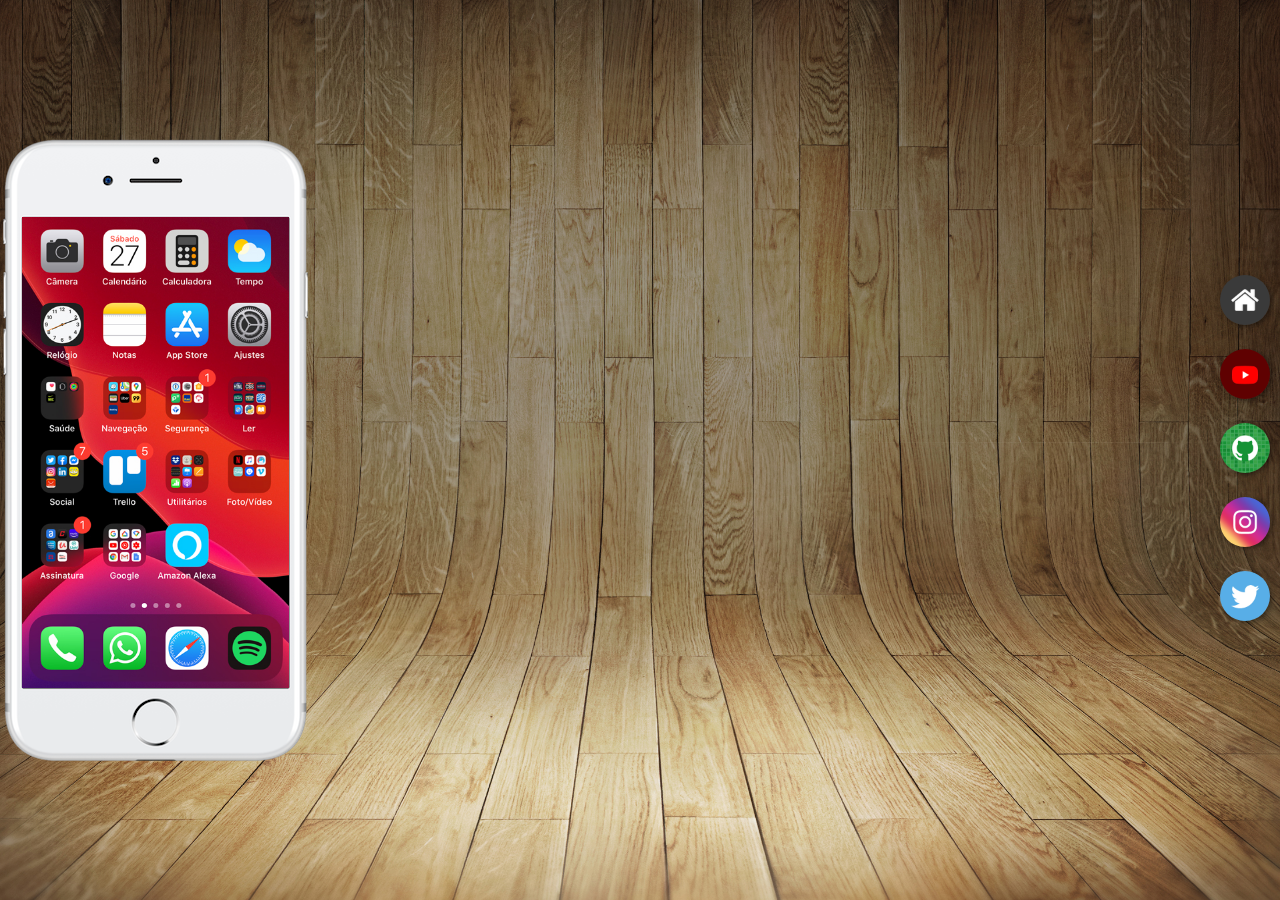
<file: index.html>
<!DOCTYPE html>
<html lang="pt-br">
    <head>
        <meta charset="UTF-8">
        <meta name="viewport" content="width=device-width, initial-scale=1.0">
        <link rel="shortcut icon" href="favicon.ico" type="image/x-icon">
        <link rel="stylesheet" href="estilos/style.css">
        <title>Projeto Redes Sociais</title>
    </head>
    <body>
        <main>
            <section id="telefone">
                <iframe src="home.html" name="tela" id="tela" frameborder="0">
                    Seu navegador não é compatível com isso.
                </iframe>
            </section>
            <section id="redes-sociais">
                <a href="home.html" target="tela"><img src="imagens/logo-home.jpg" alt="Home"></a><br>
                <a href="youtube.html" target="tela"><img src="imagens/logo-youtube.jpg" alt="YouTube"></a><br>
                <a href="github.html" target="tela"><img src="imagens/logo-github.jpg" alt="GitHub"></a><br>
                <a href="instagram.html" target="tela"><img src="imagens/logo-instagram.jpg" alt="Instagram"></a><br>
                <a href="twitter.html" target="tela"><img src="imagens/logo-twitter.jpg" alt="Twitter"></a><br>
            </section>
        </main>
    </body>
</html>
</file>
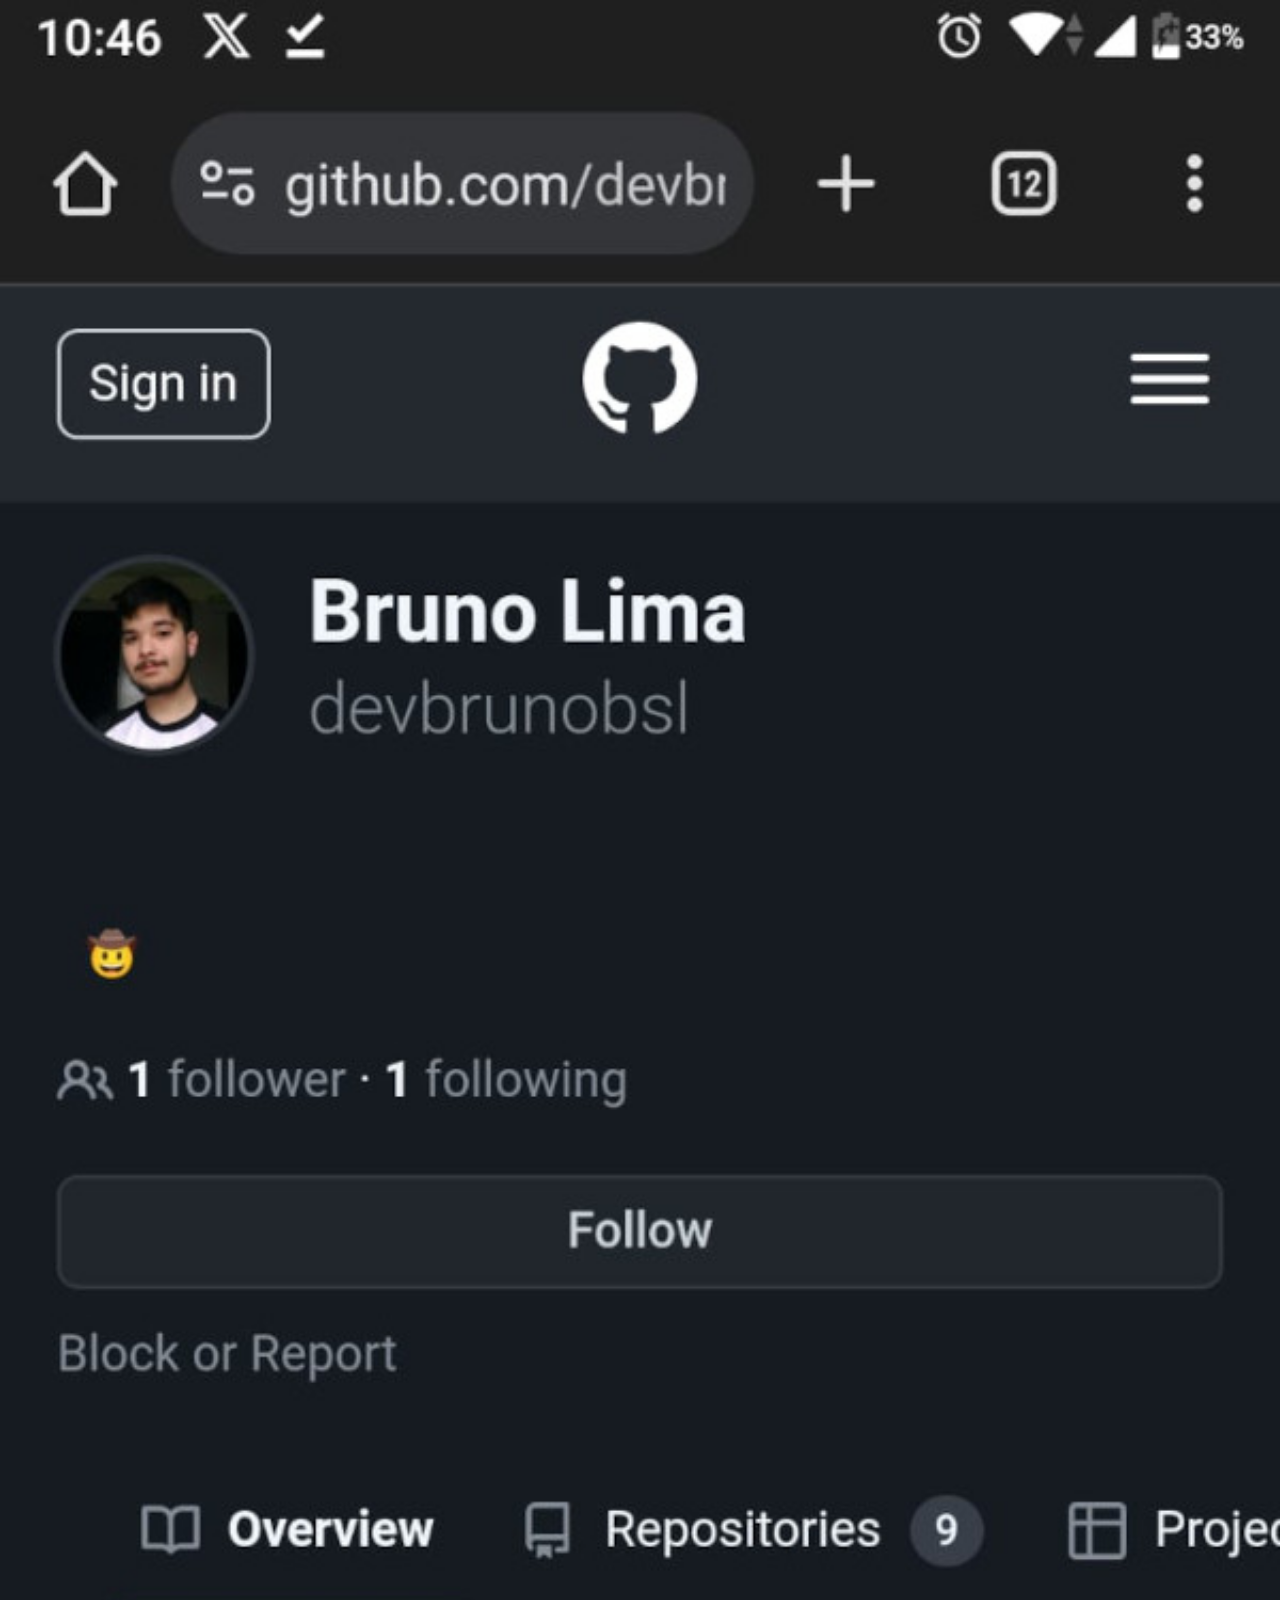
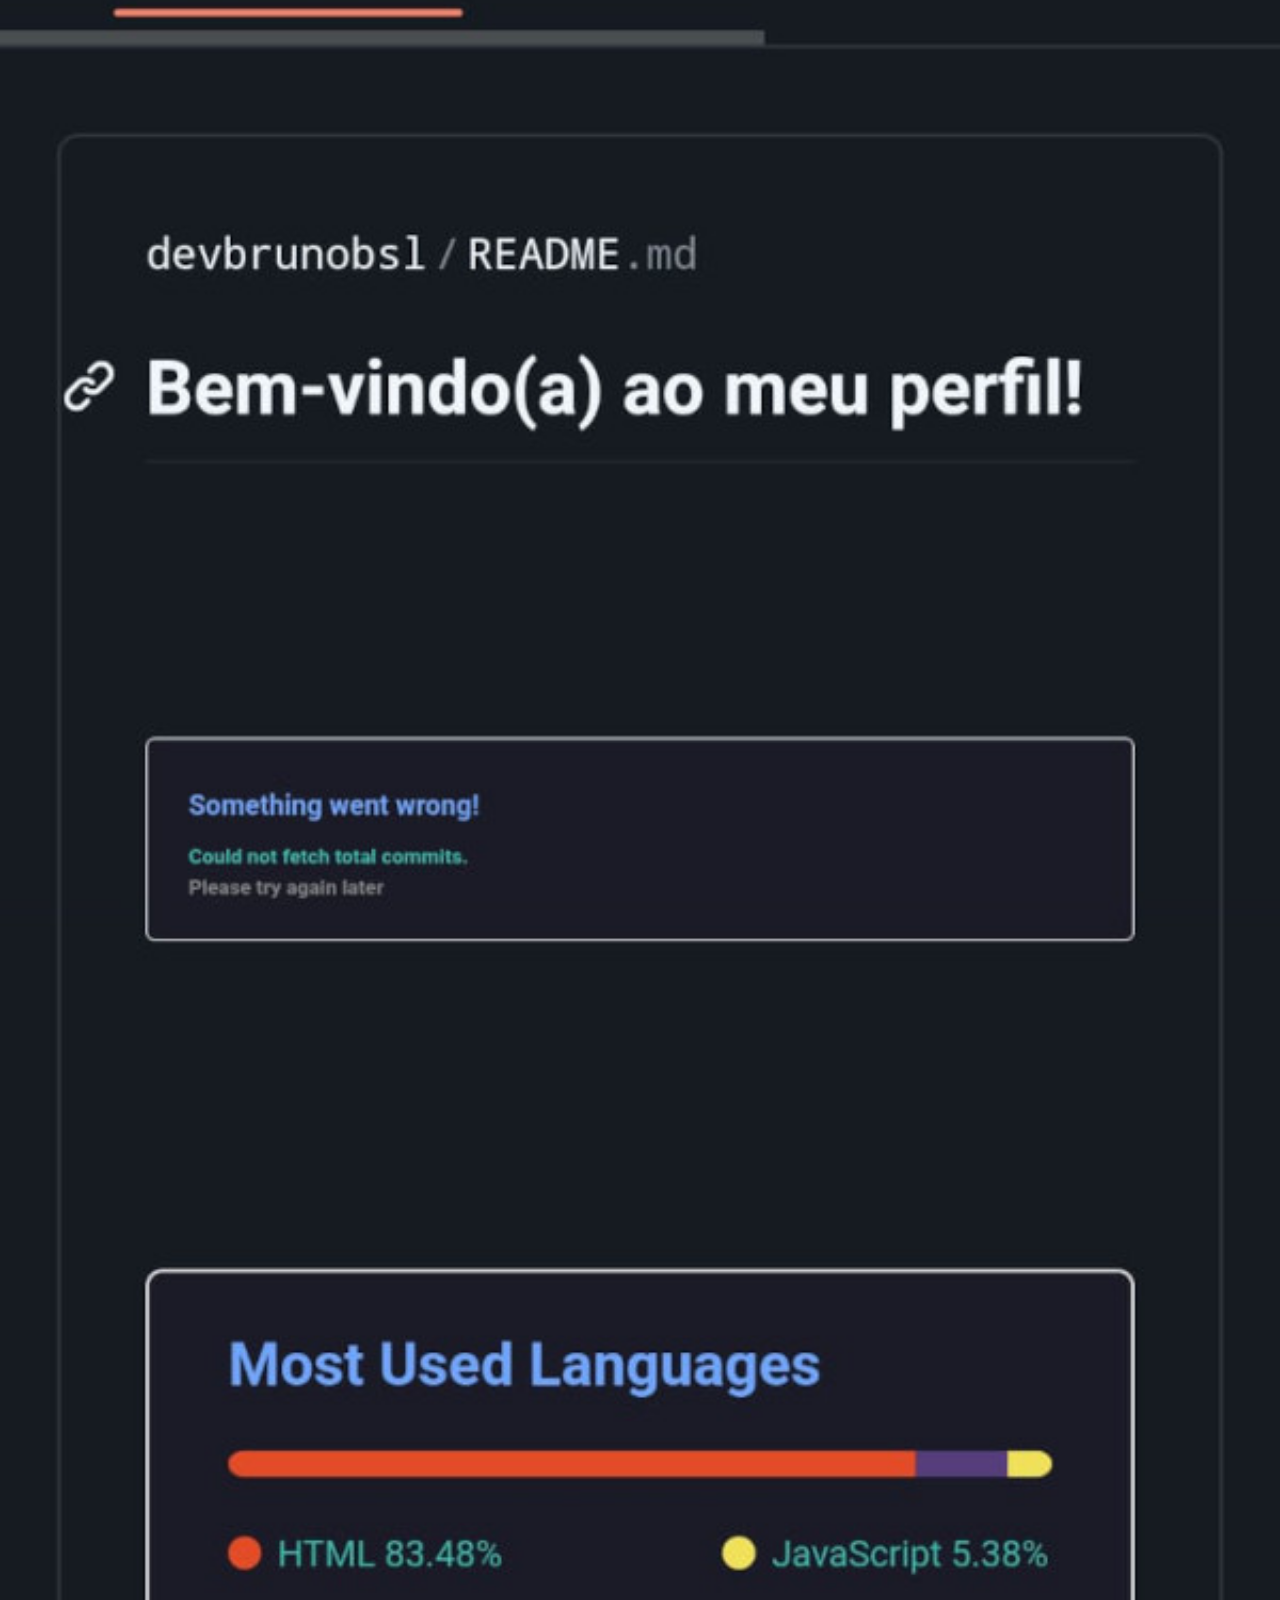
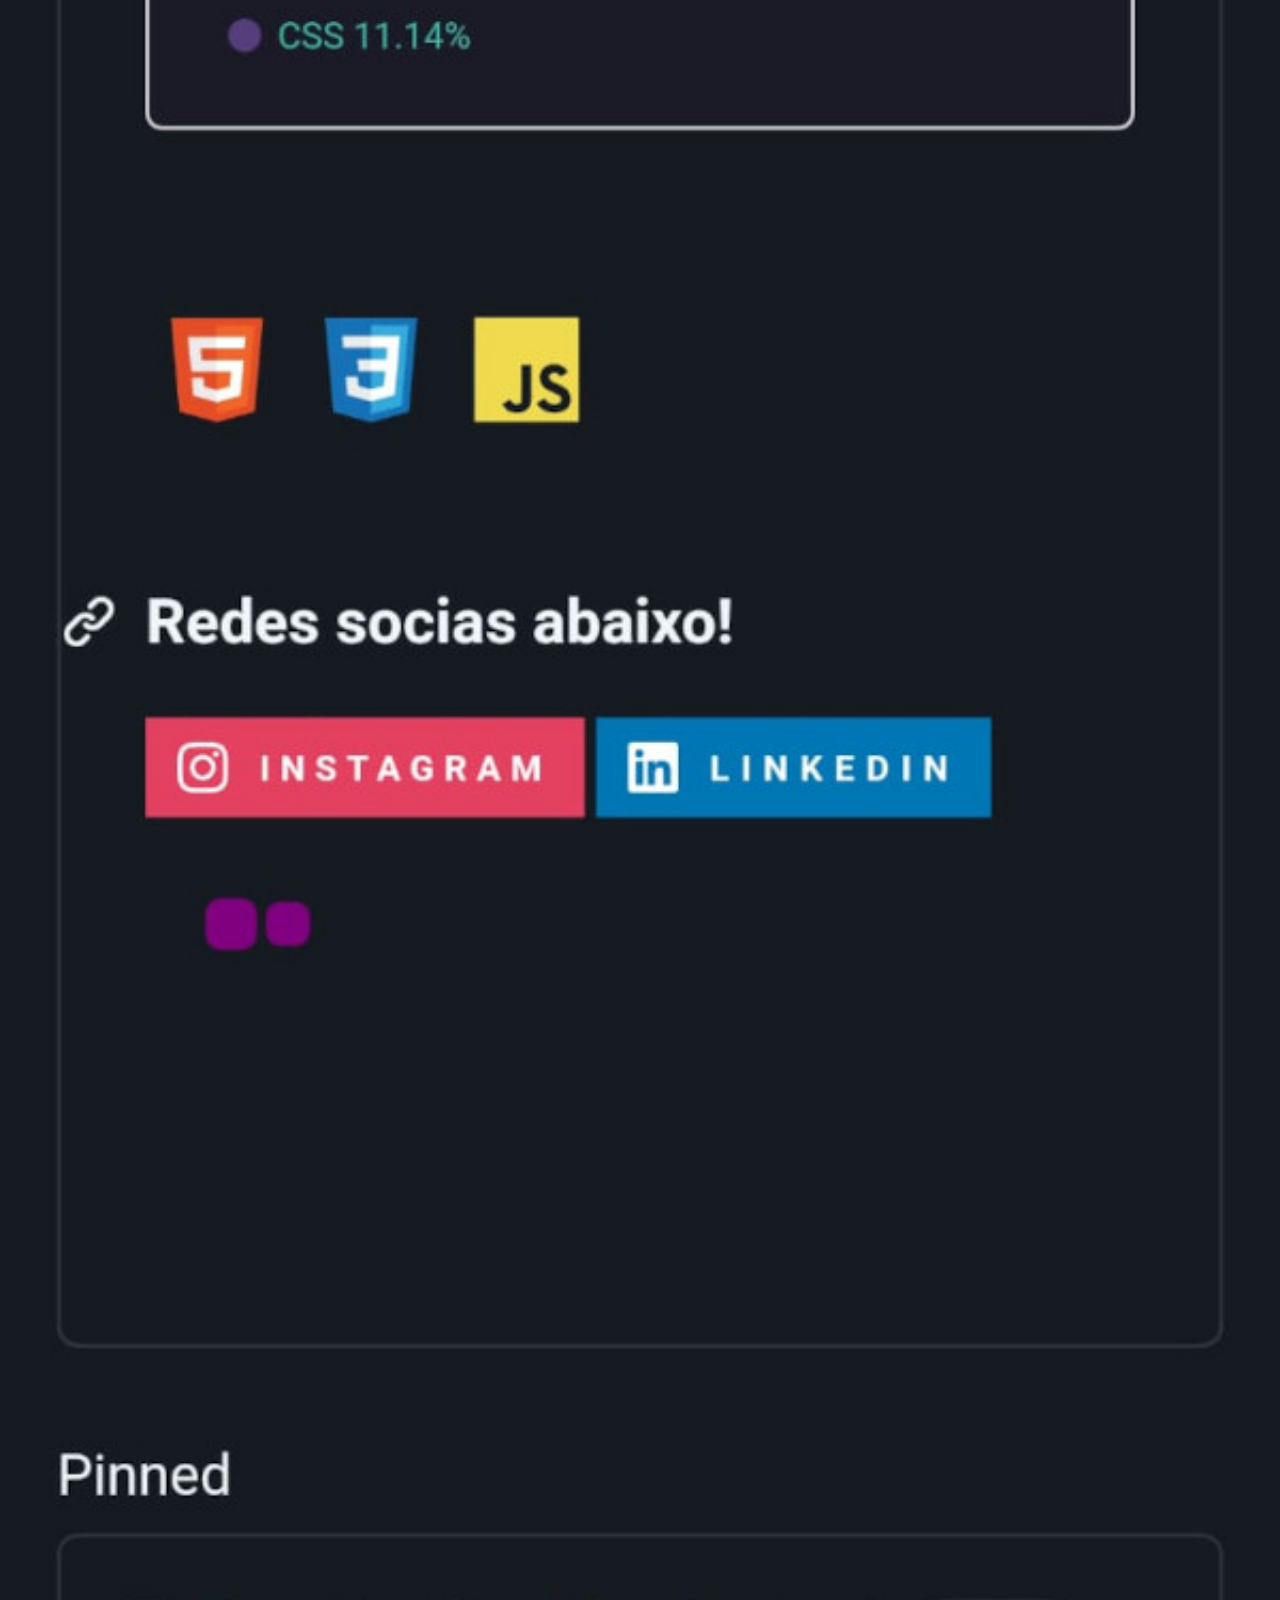
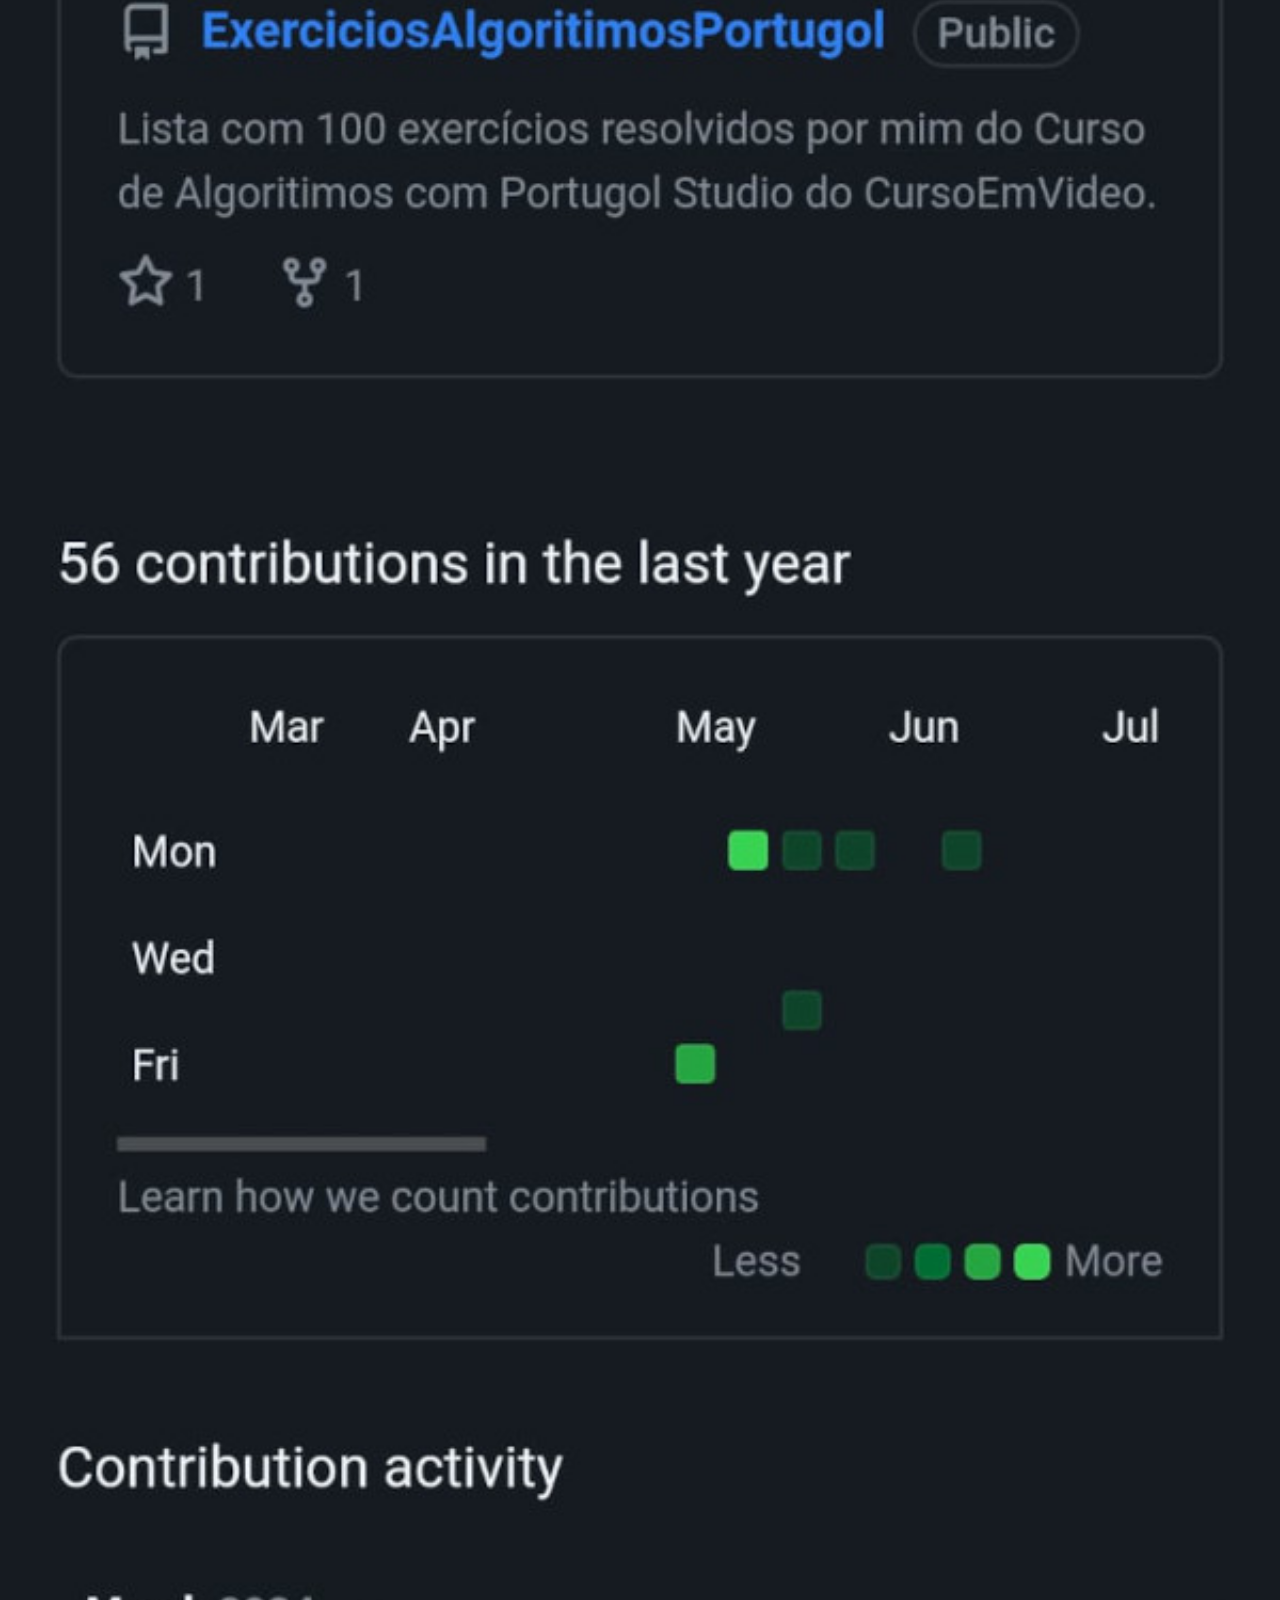
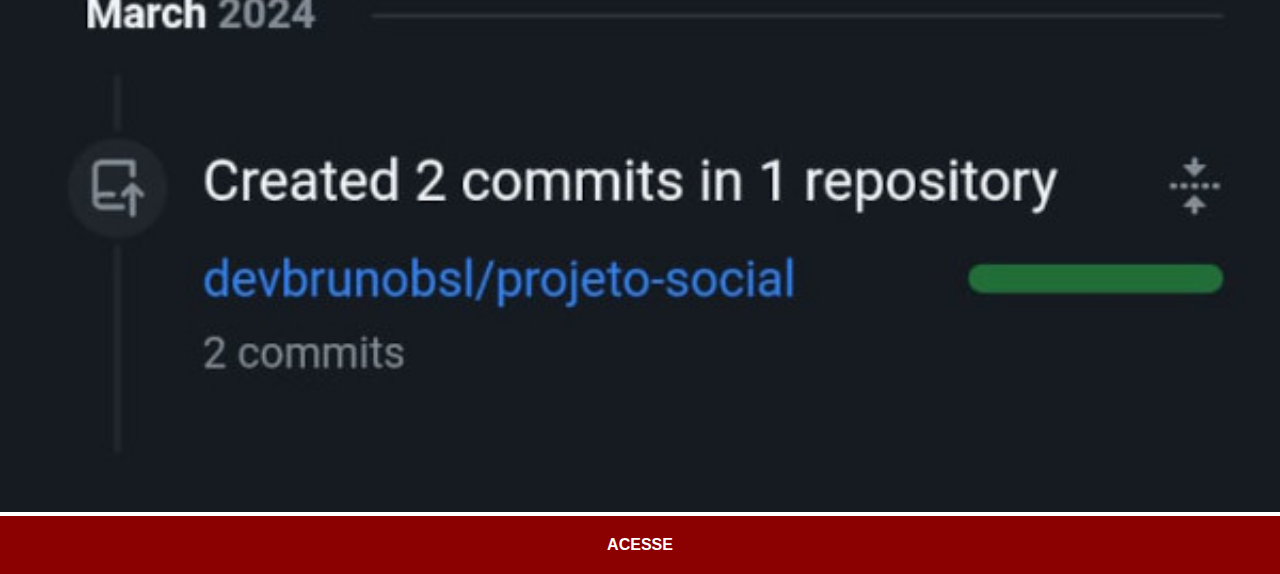
<file: github.html>
<!DOCTYPE html>
<html lang="pt-br">
    <head>
        <meta charset="UTF-8">
        <meta name="viewport" content="width=device-width, initial-scale=1.0">
        <link rel="stylesheet" href="estilos/social.css">
        <title>GitHub</title>
    </head>
    <body>
        <img src="imagens/tela-github.jpg" alt="GitHub">
        <a href="https://github.com/devbrunobsl" target="_blank" rel="noopener" title="github">ACESSE</a>
    </body>
</html>
</file>
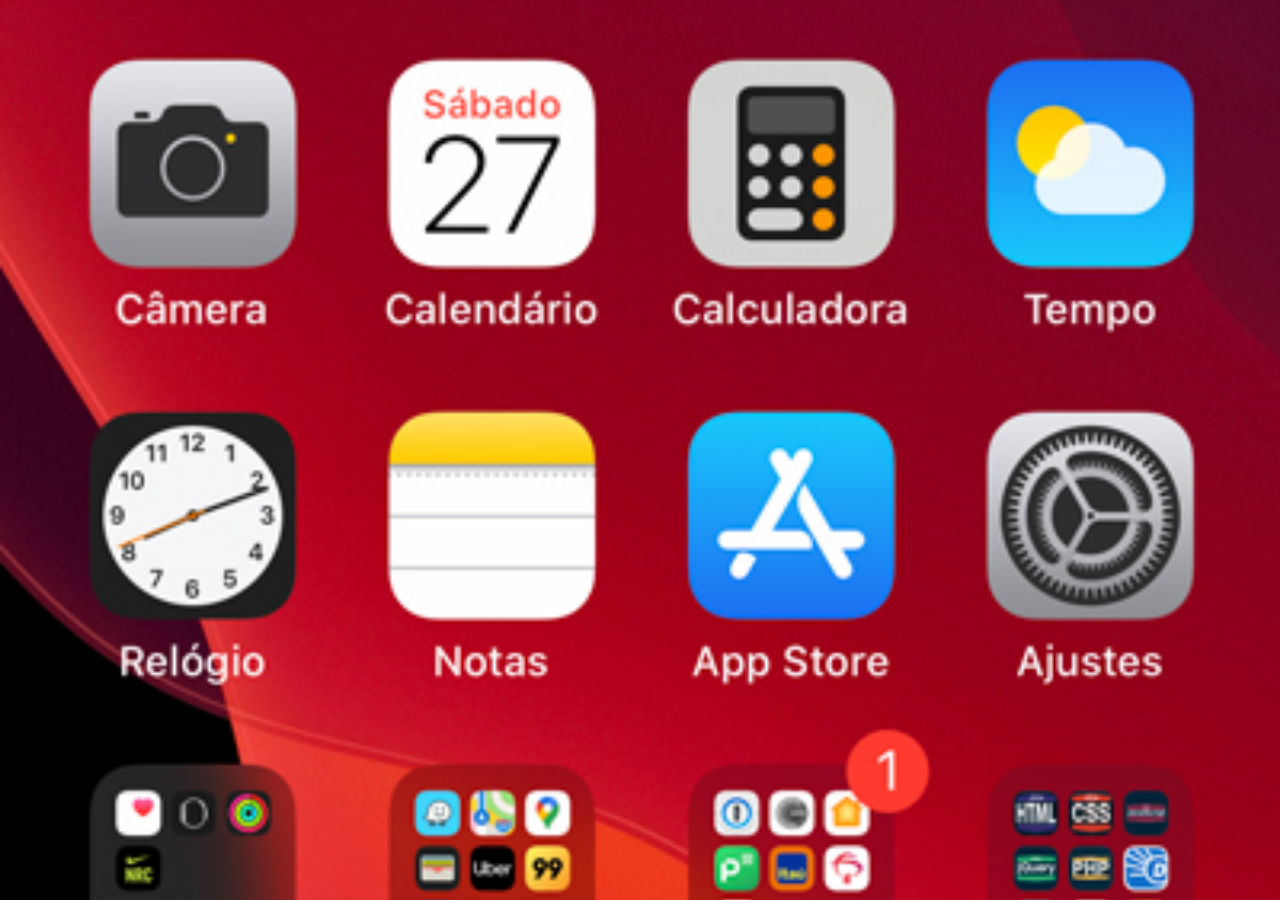
<file: home.html>
<!DOCTYPE html>
<html lang="pt-br">
    <head>
        <meta charset="UTF-8">
        <meta name="viewport" content="width=device-width, initial-scale=1.0">
        <title>Home</title>
    </head>
    <style>
        * {
            margin: 0px;
            padding: 0px;
        }

        body {
            width: 100vw;
            height: 100vh;
            background: black url('imagens/tela-home.jpg') no-repeat top center;
            background-size: cover;
        }
    </style>
    <body>
        
    </body>
</html>
</file>
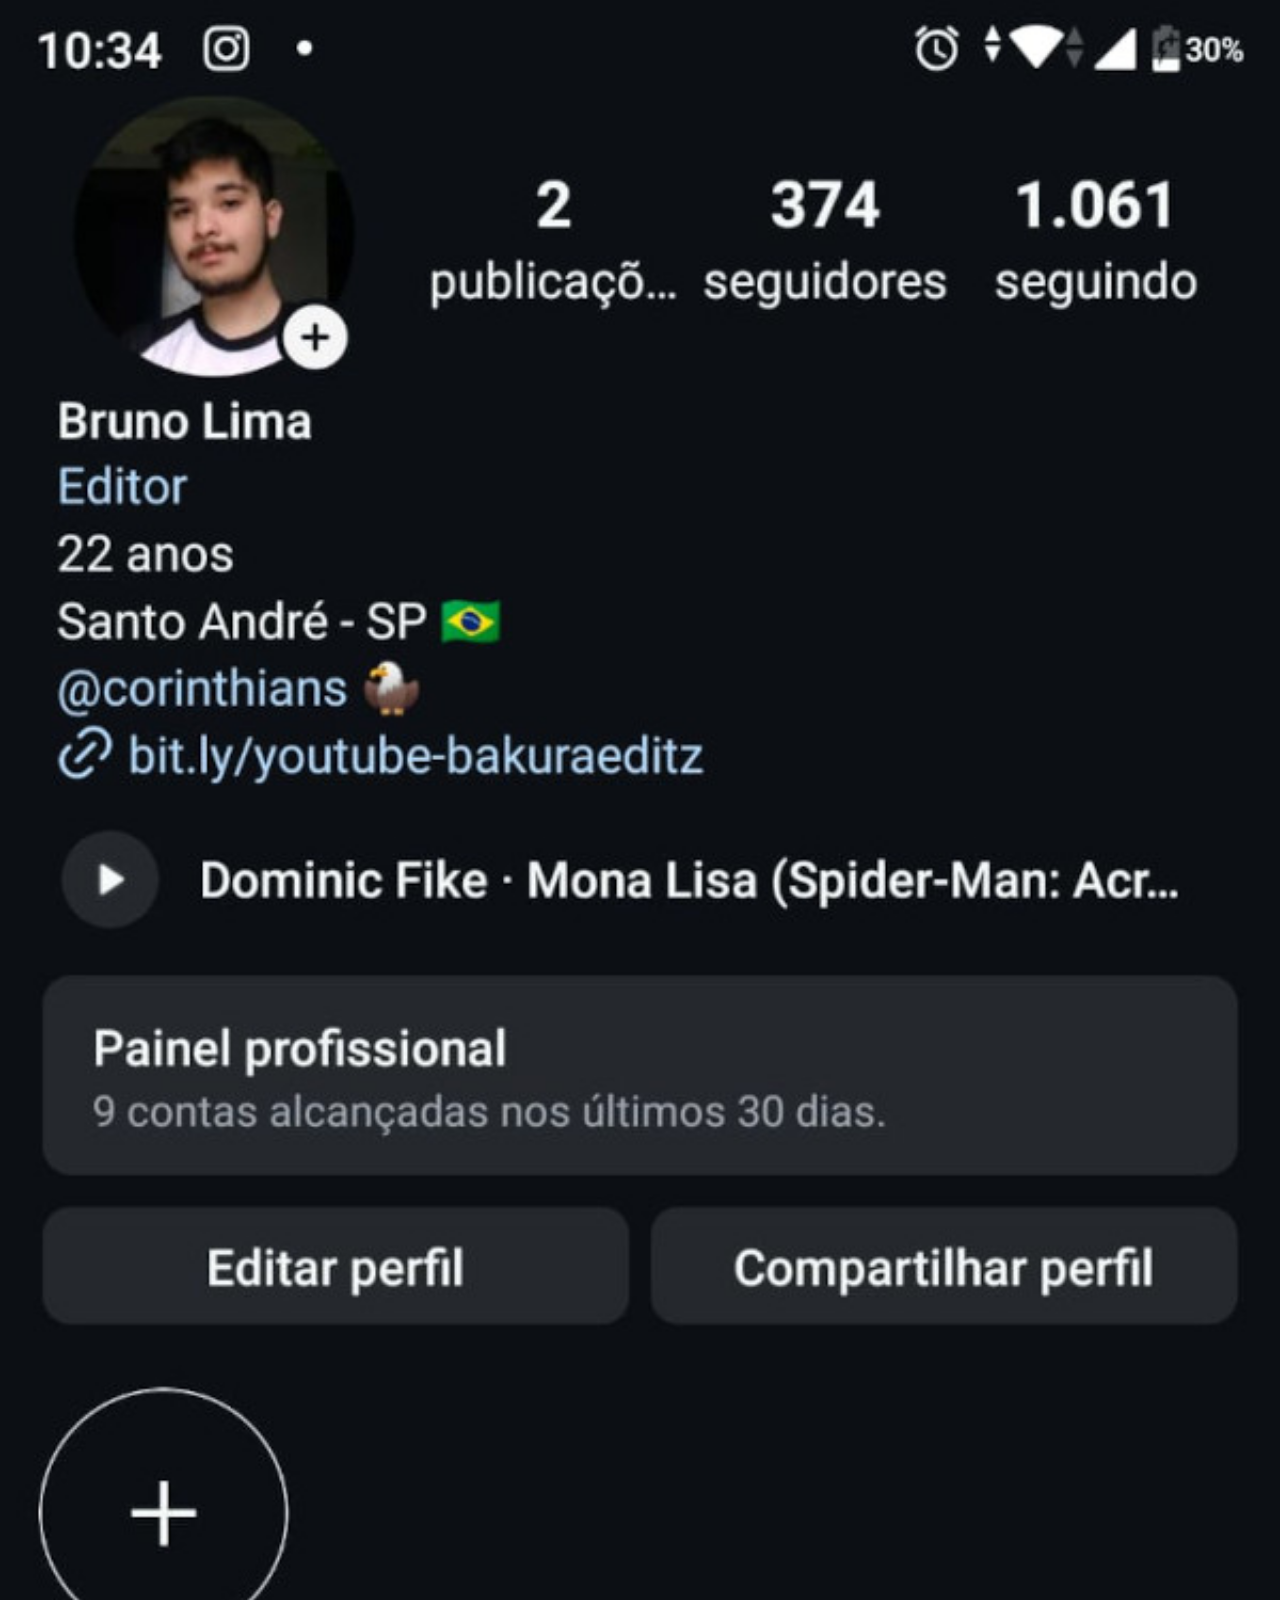
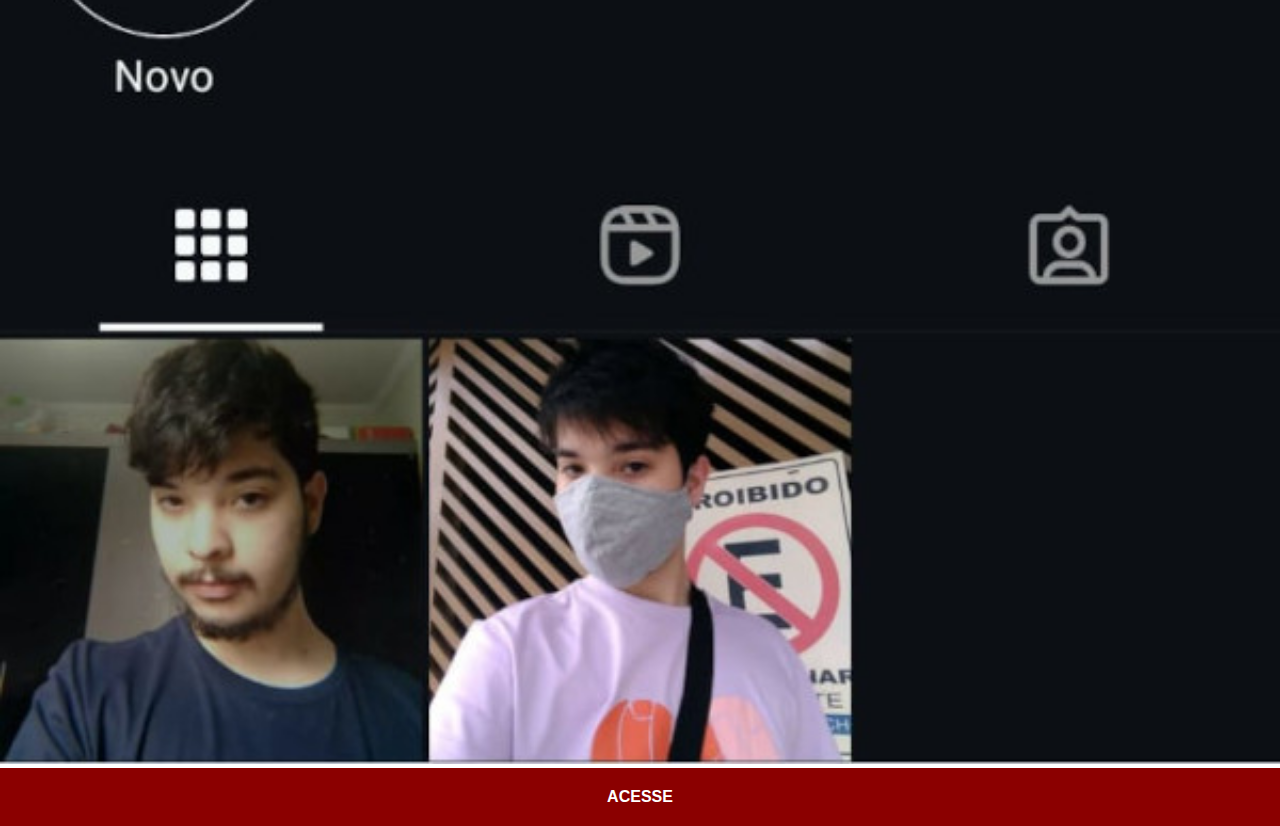
<file: instagram.html>
<!DOCTYPE html>
<html lang="pt-br">
    <head>
        <meta charset="UTF-8">
        <meta name="viewport" content="width=device-width, initial-scale=1.0">
        <link rel="stylesheet" href="estilos/social.css">
        <title>Instagram</title>
    </head>
    <body>
        <img src="imagens/tela-instagram.jpg" alt="Instagram">
        <a href="https://www.instagram.com/brunolima.jpg/" target="_blank" rel="noopener" title="instagram">ACESSE</a>
    </body>
</html>
</file>
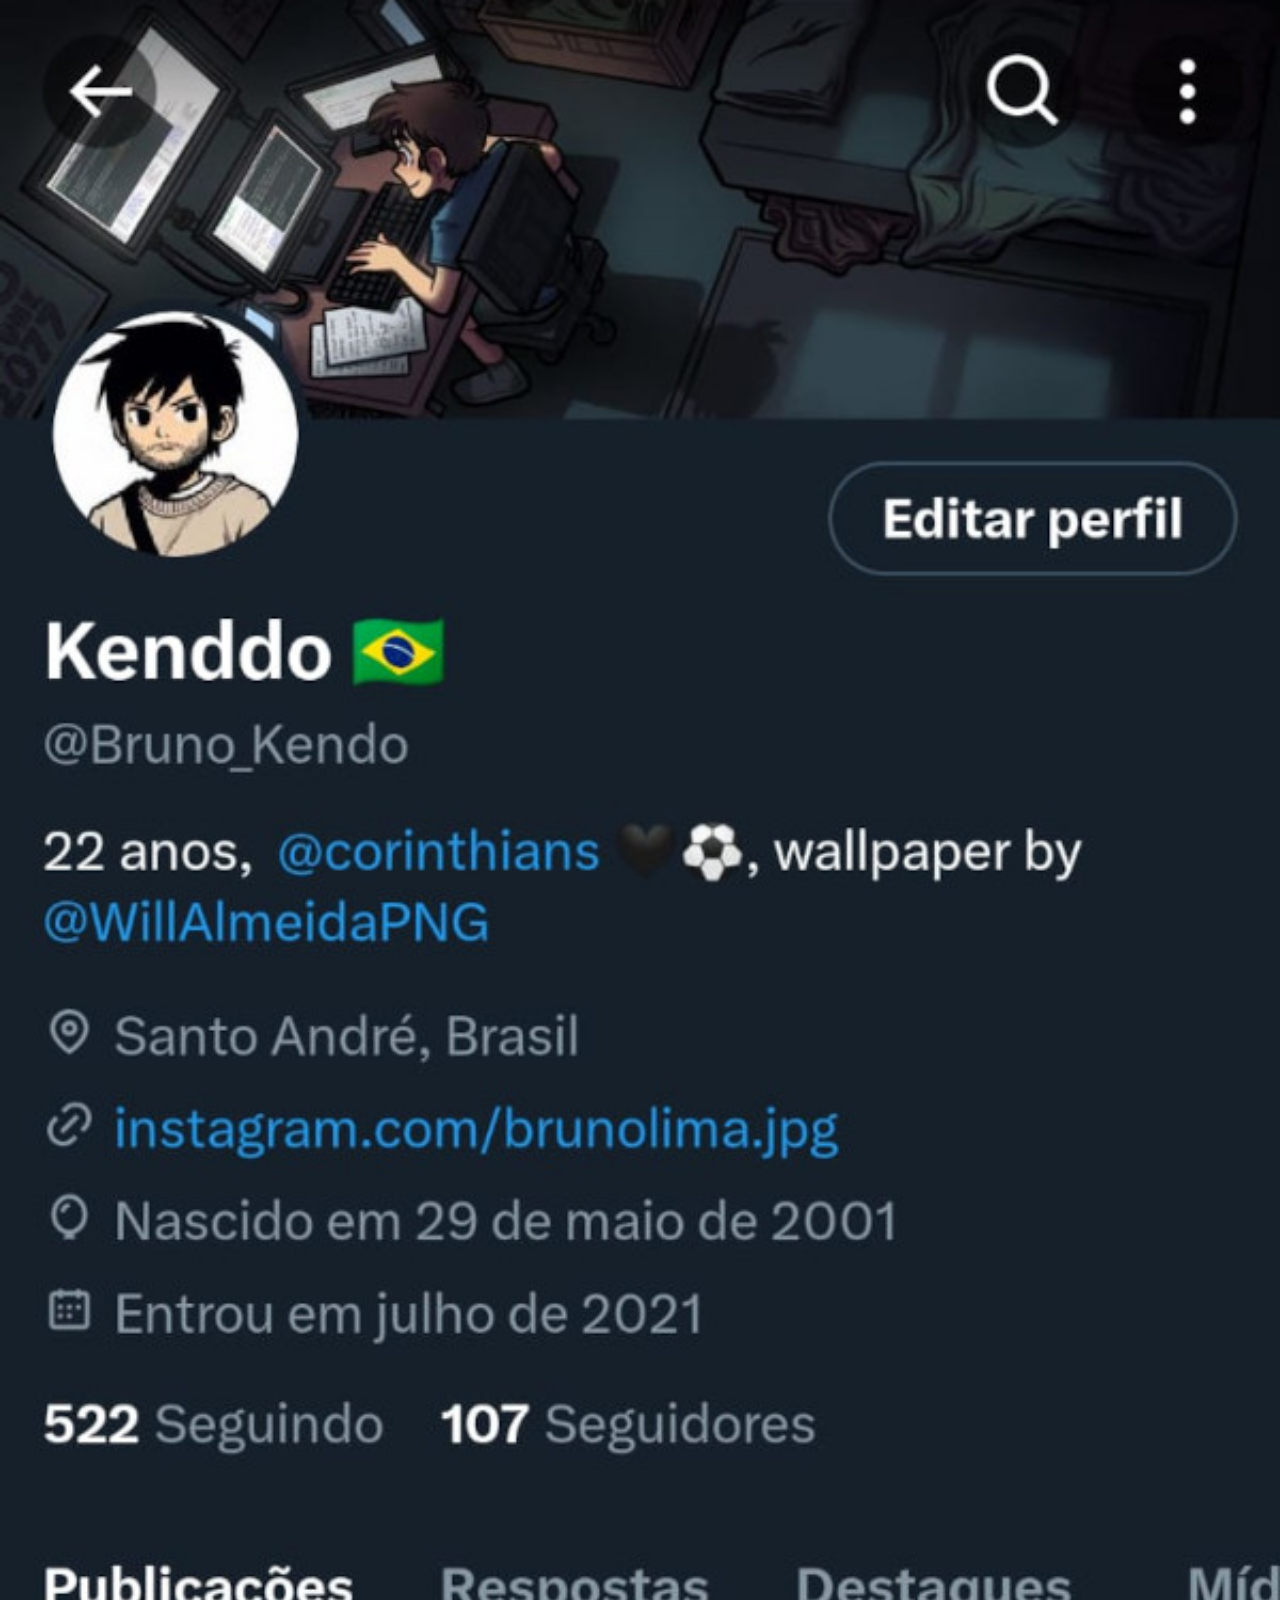
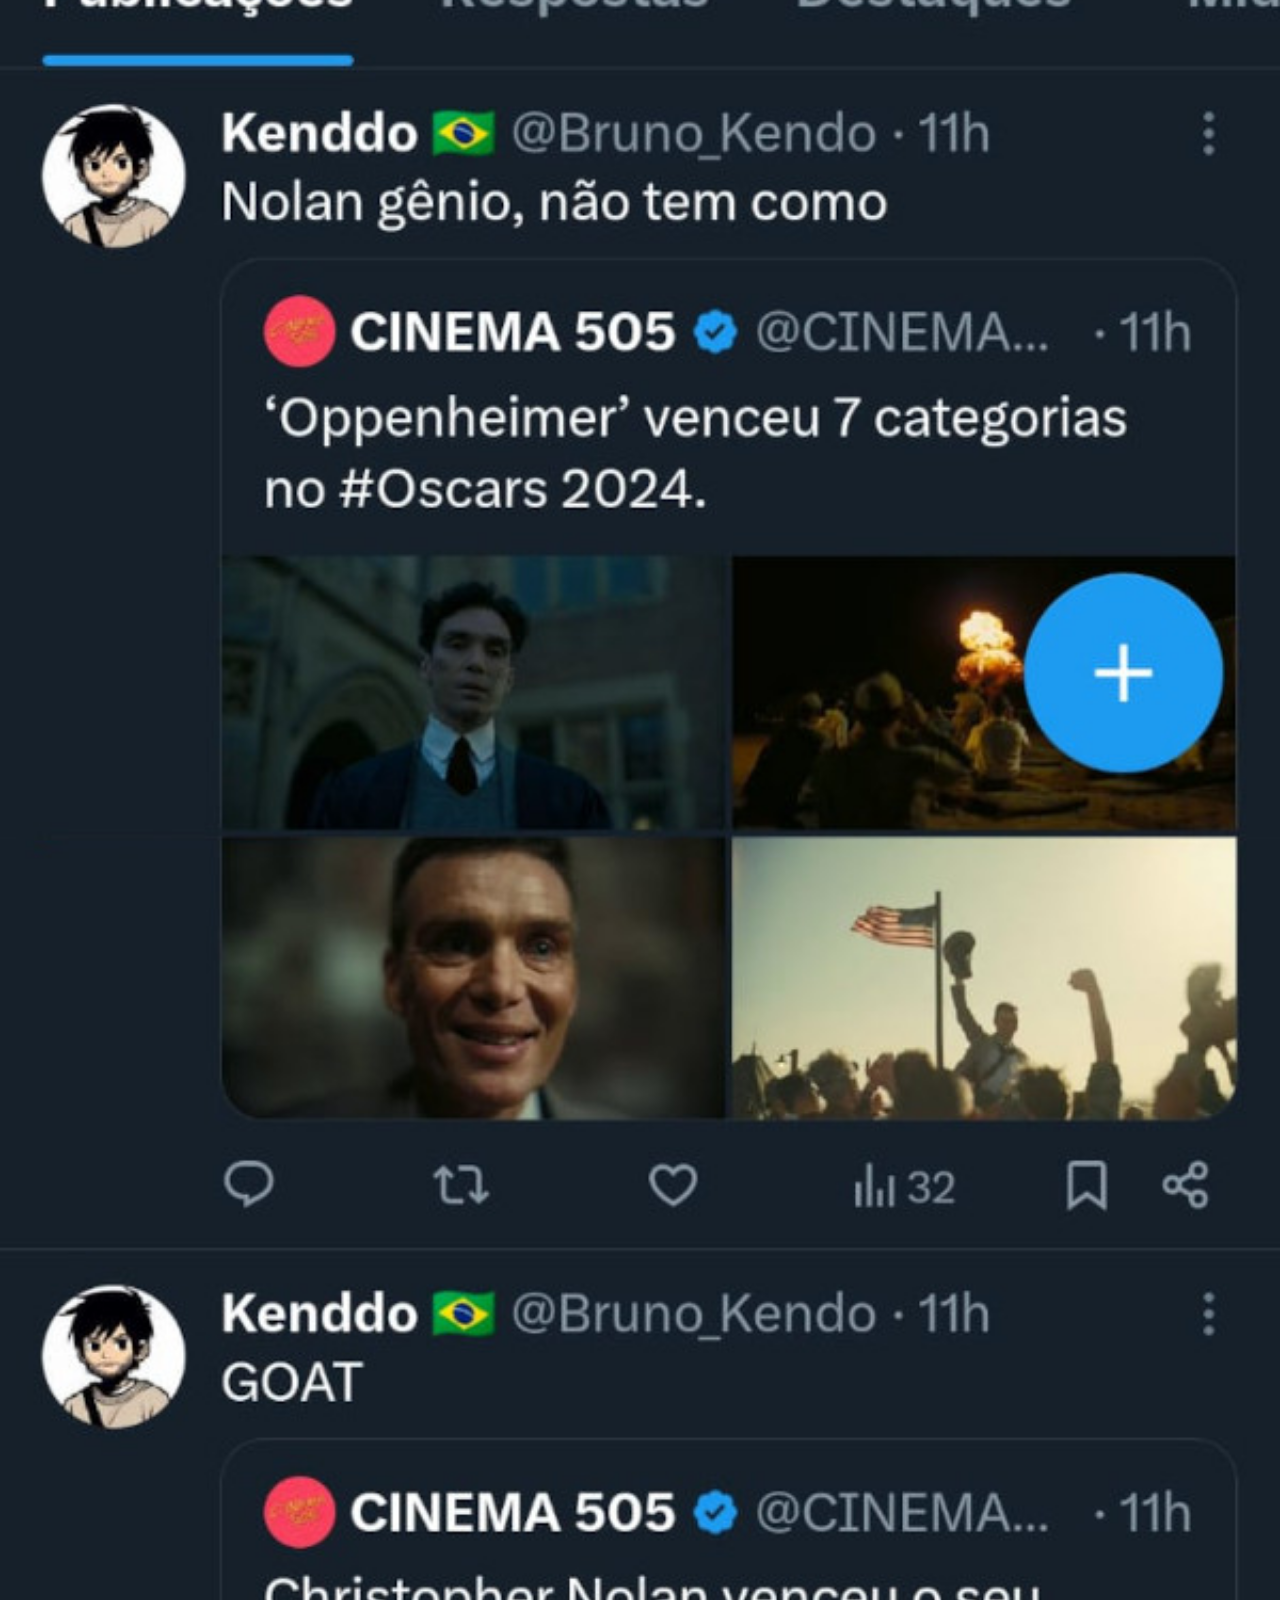
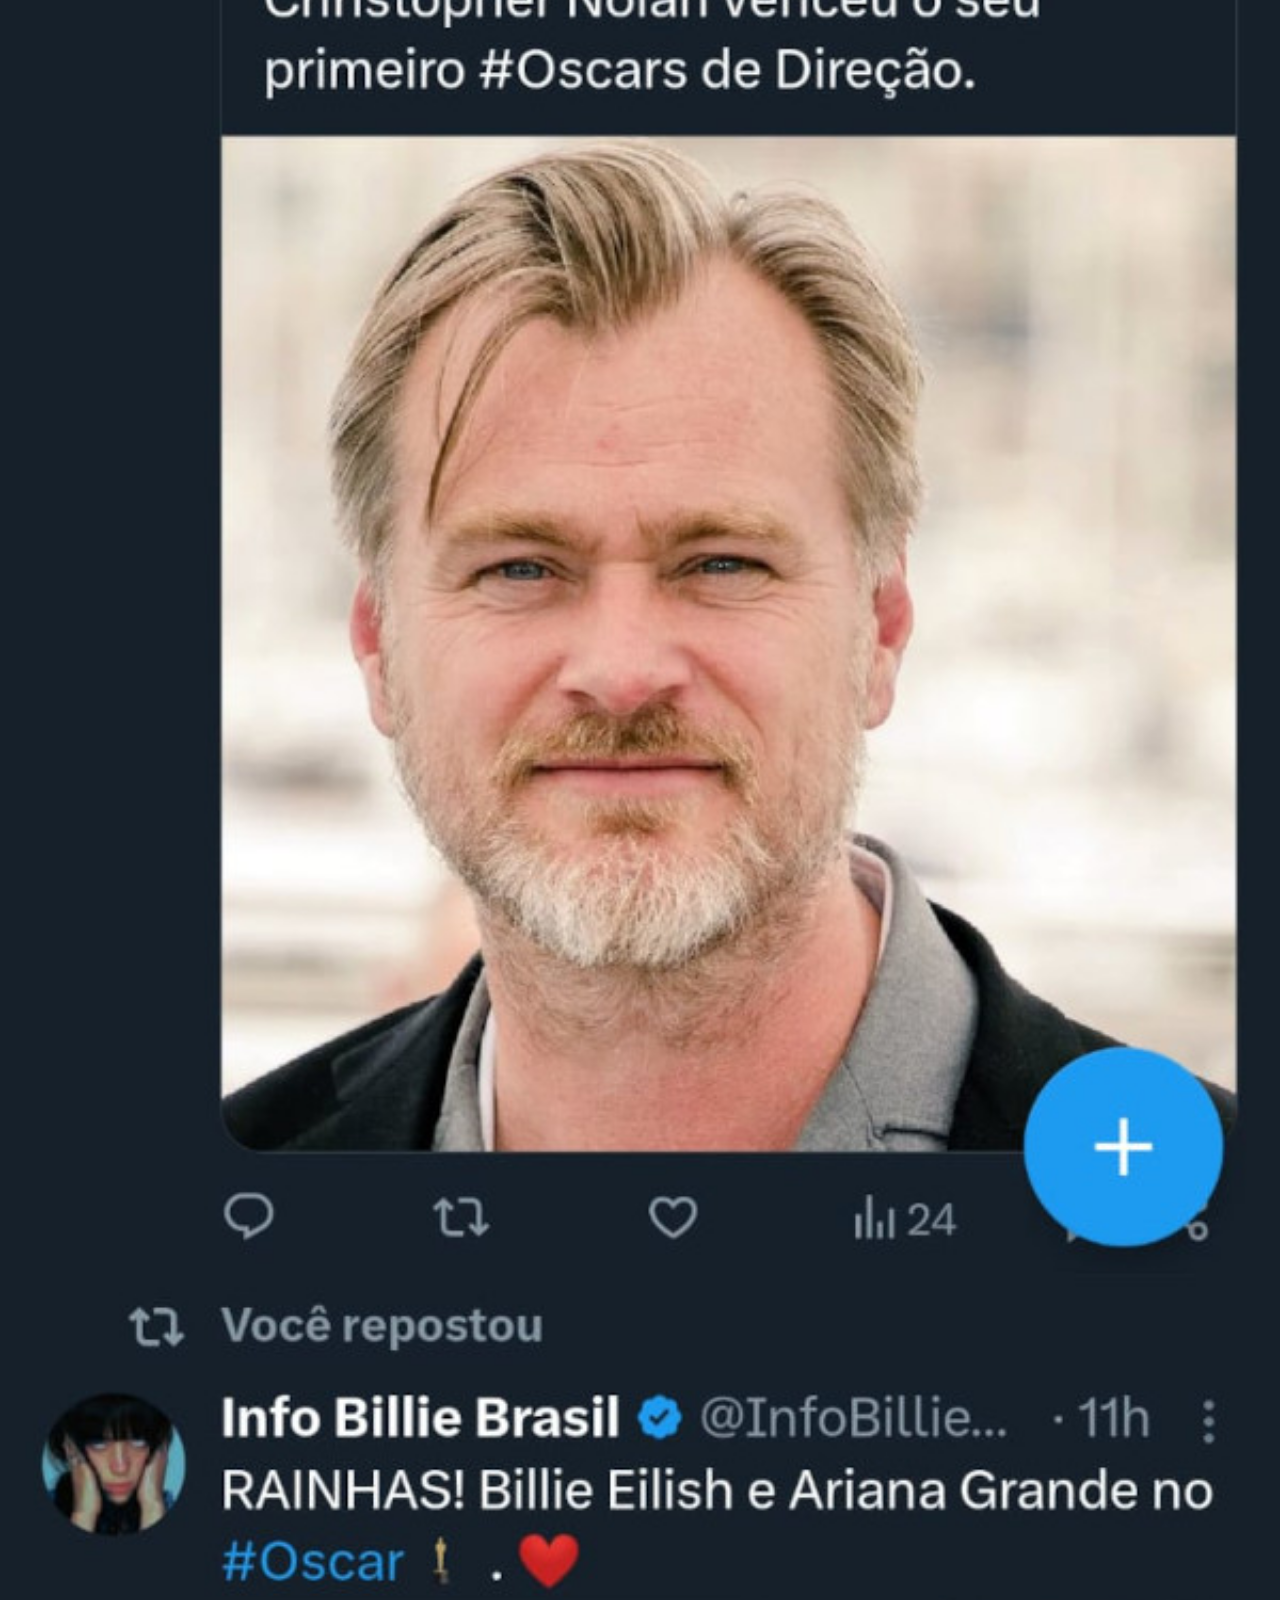
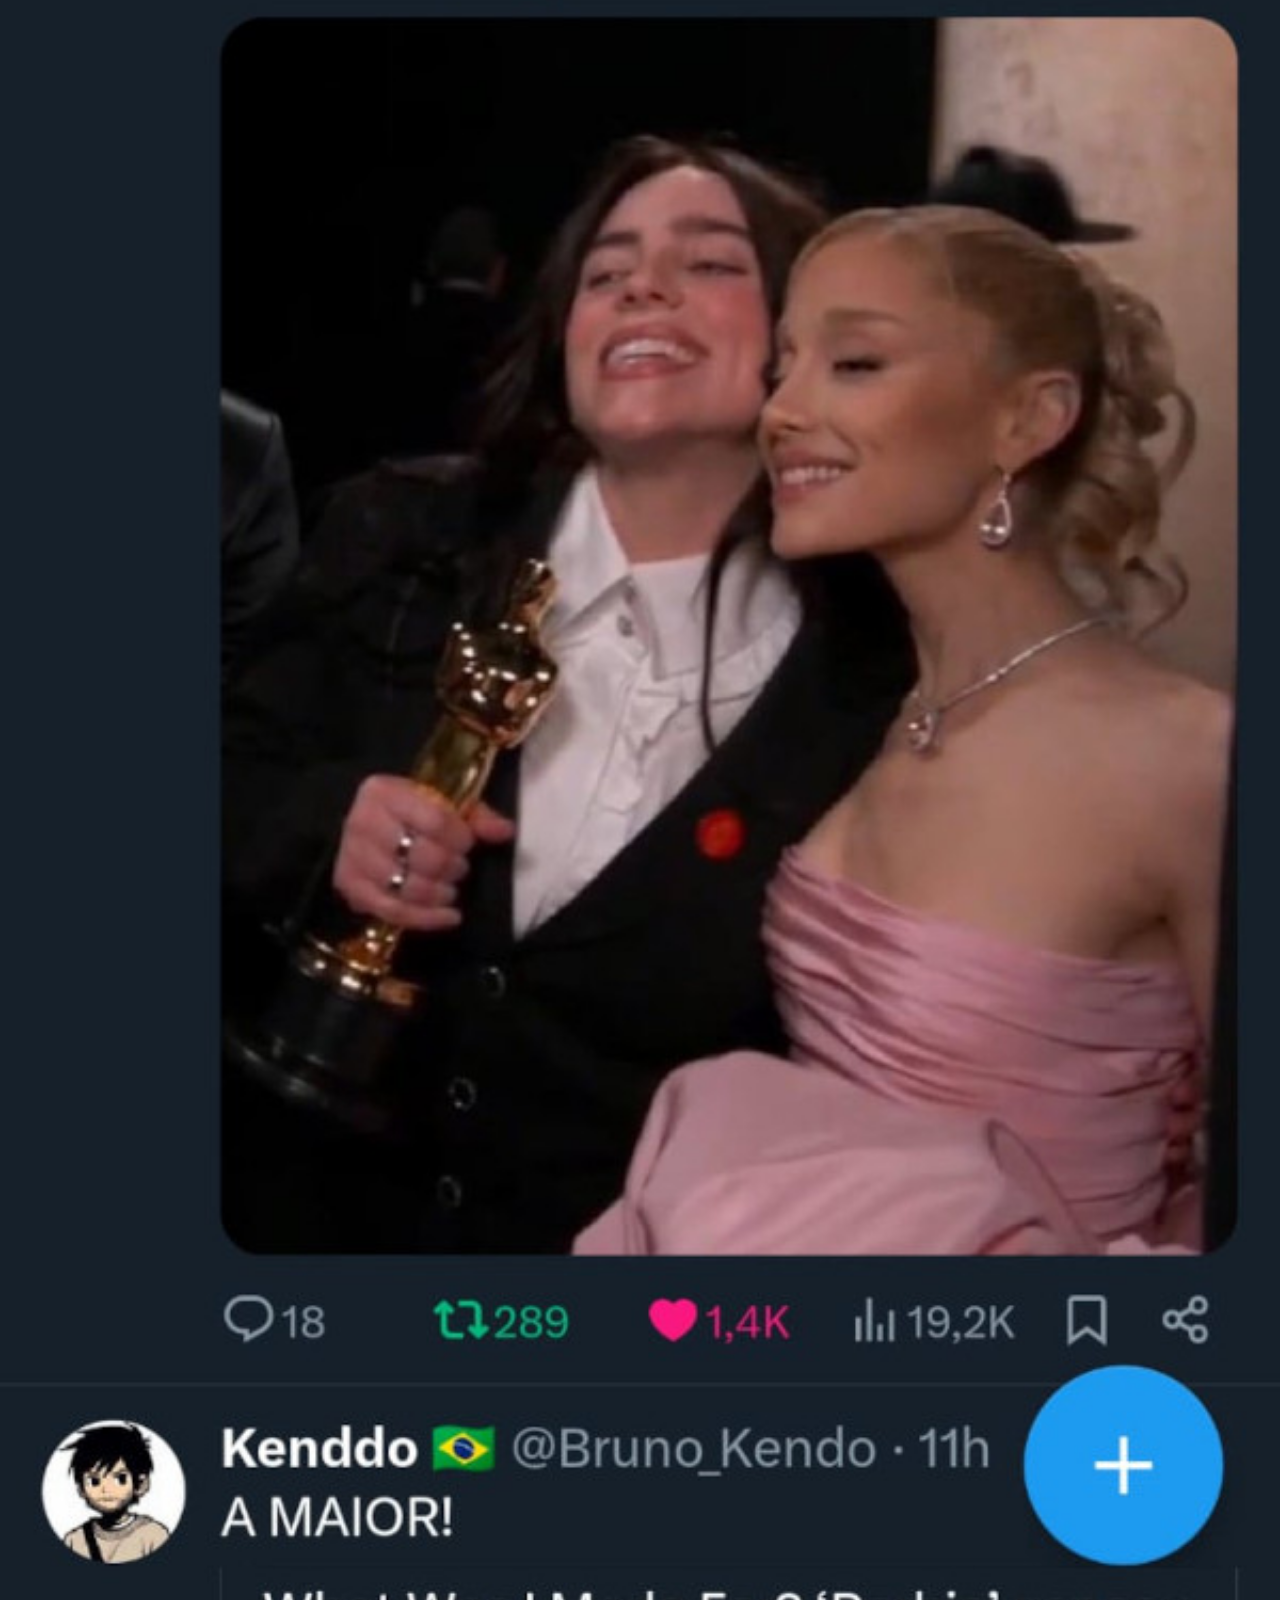
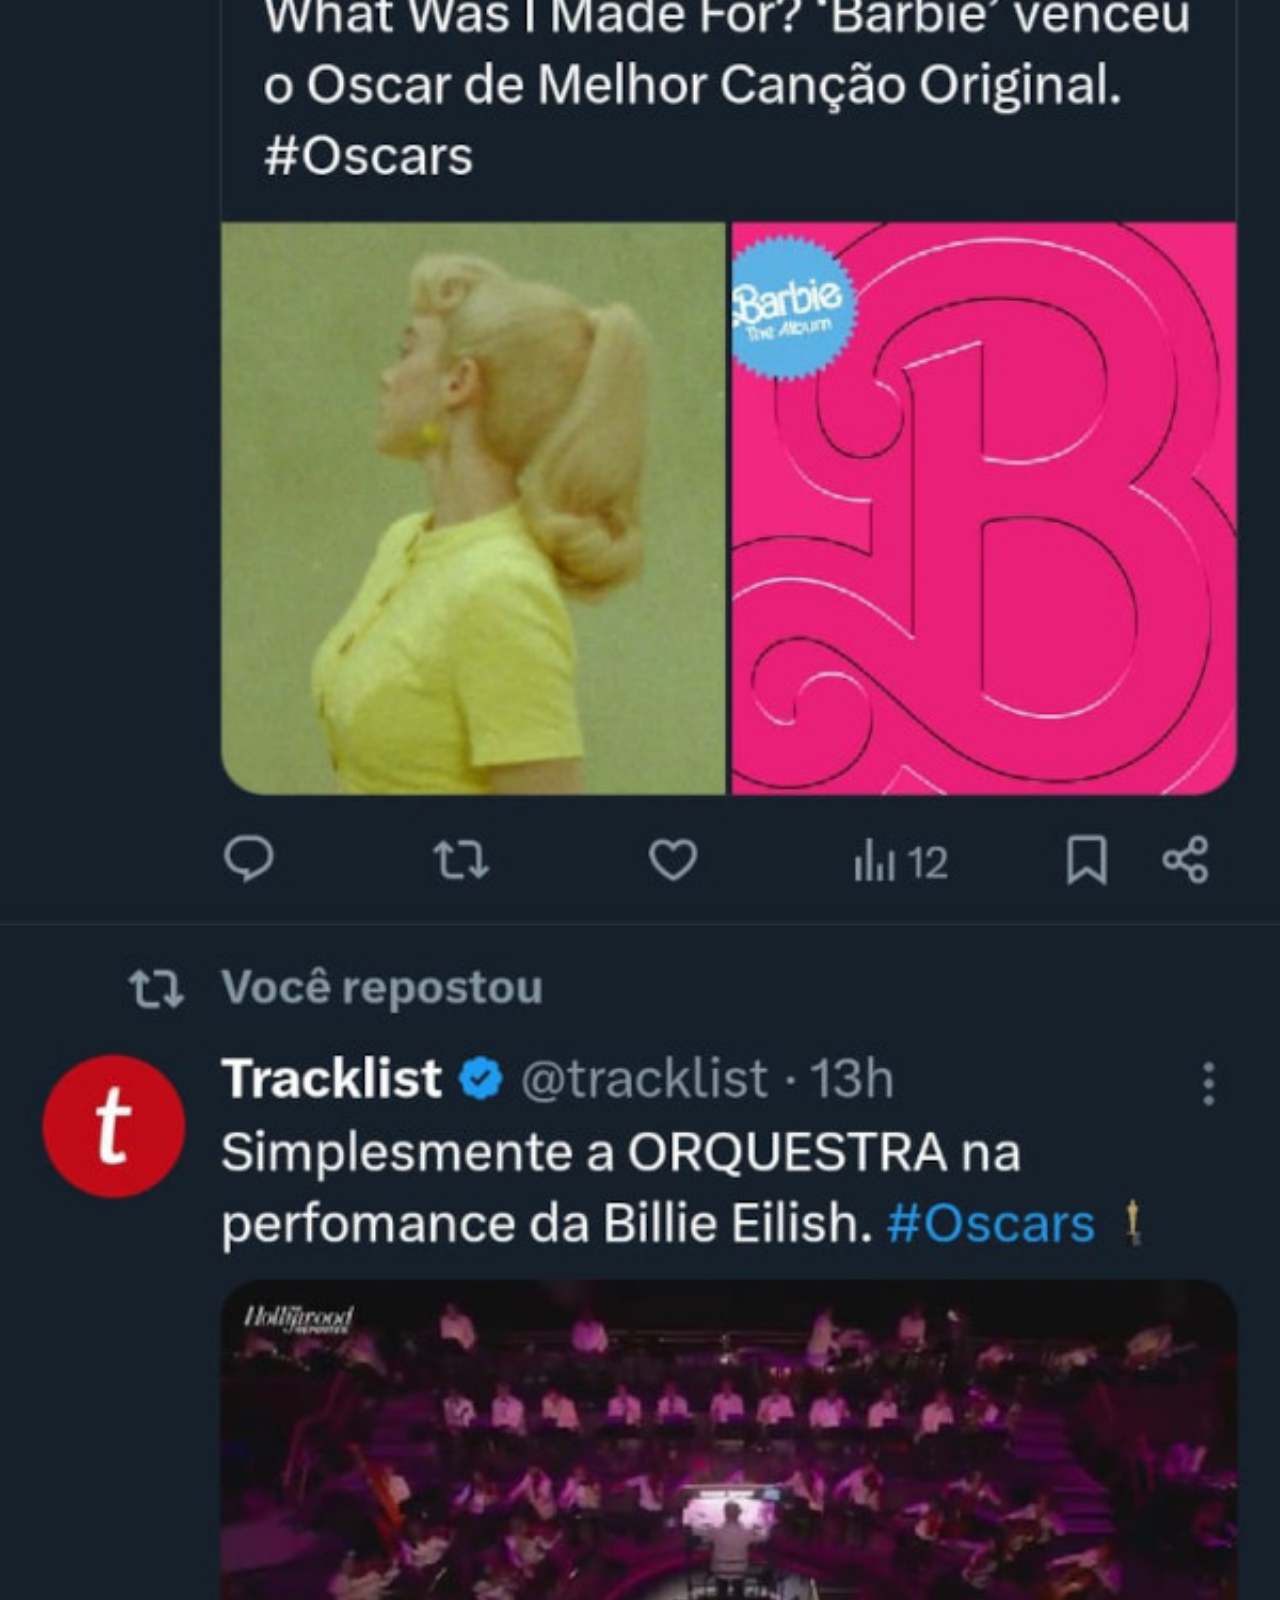
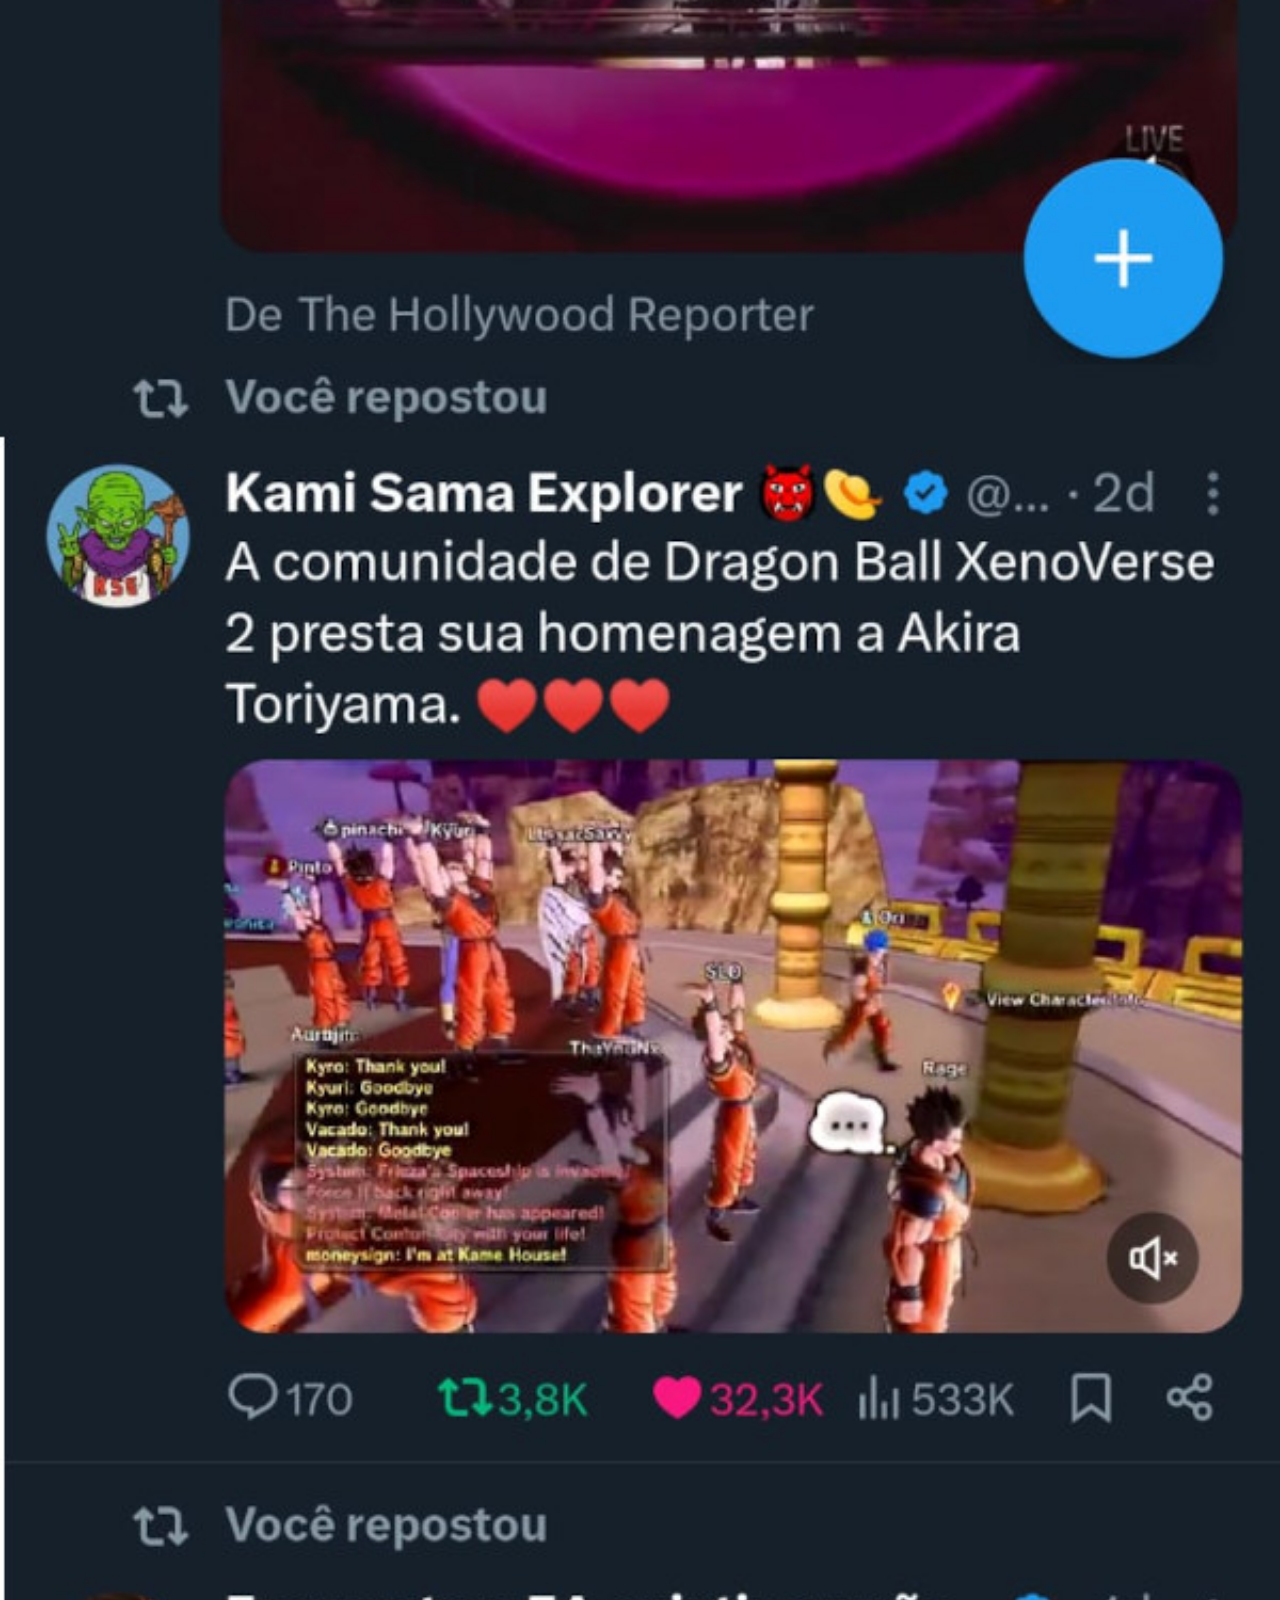
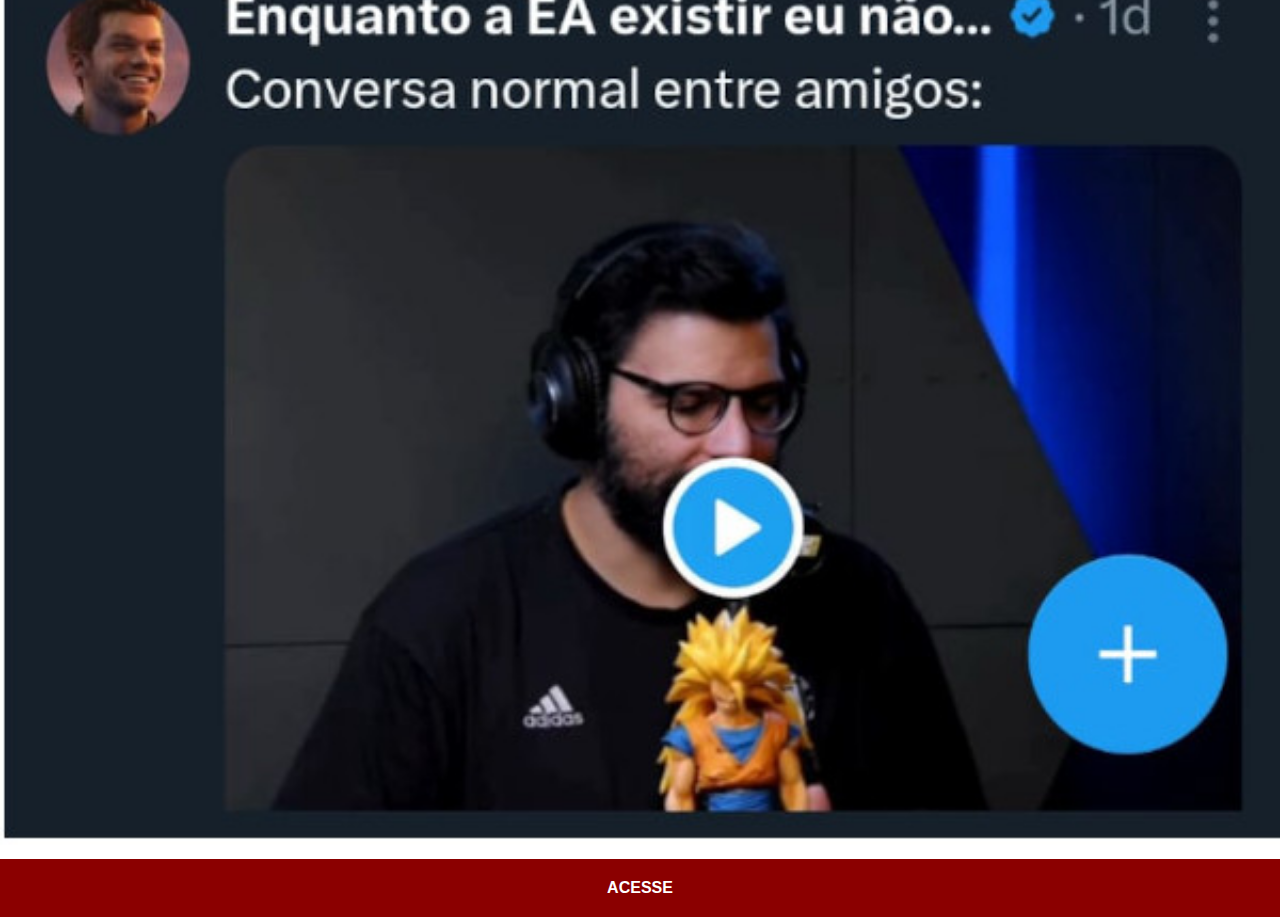
<file: twitter.html>
<!DOCTYPE html>
<html lang="pt-br">
    <head>
        <meta charset="UTF-8">
        <meta name="viewport" content="width=device-width, initial-scale=1.0">
        <link rel="stylesheet" href="estilos/social.css">
        <title>Instagram</title>
    </head>
    <body>
        <img src="imagens/tela-twitter.jpg" alt="Twitter">
        <a href="https://twitter.com/Bruno_Kendo" target="_blank" rel="noopener" title="Twitter">ACESSE</a>
    </body>
</html>
</file>
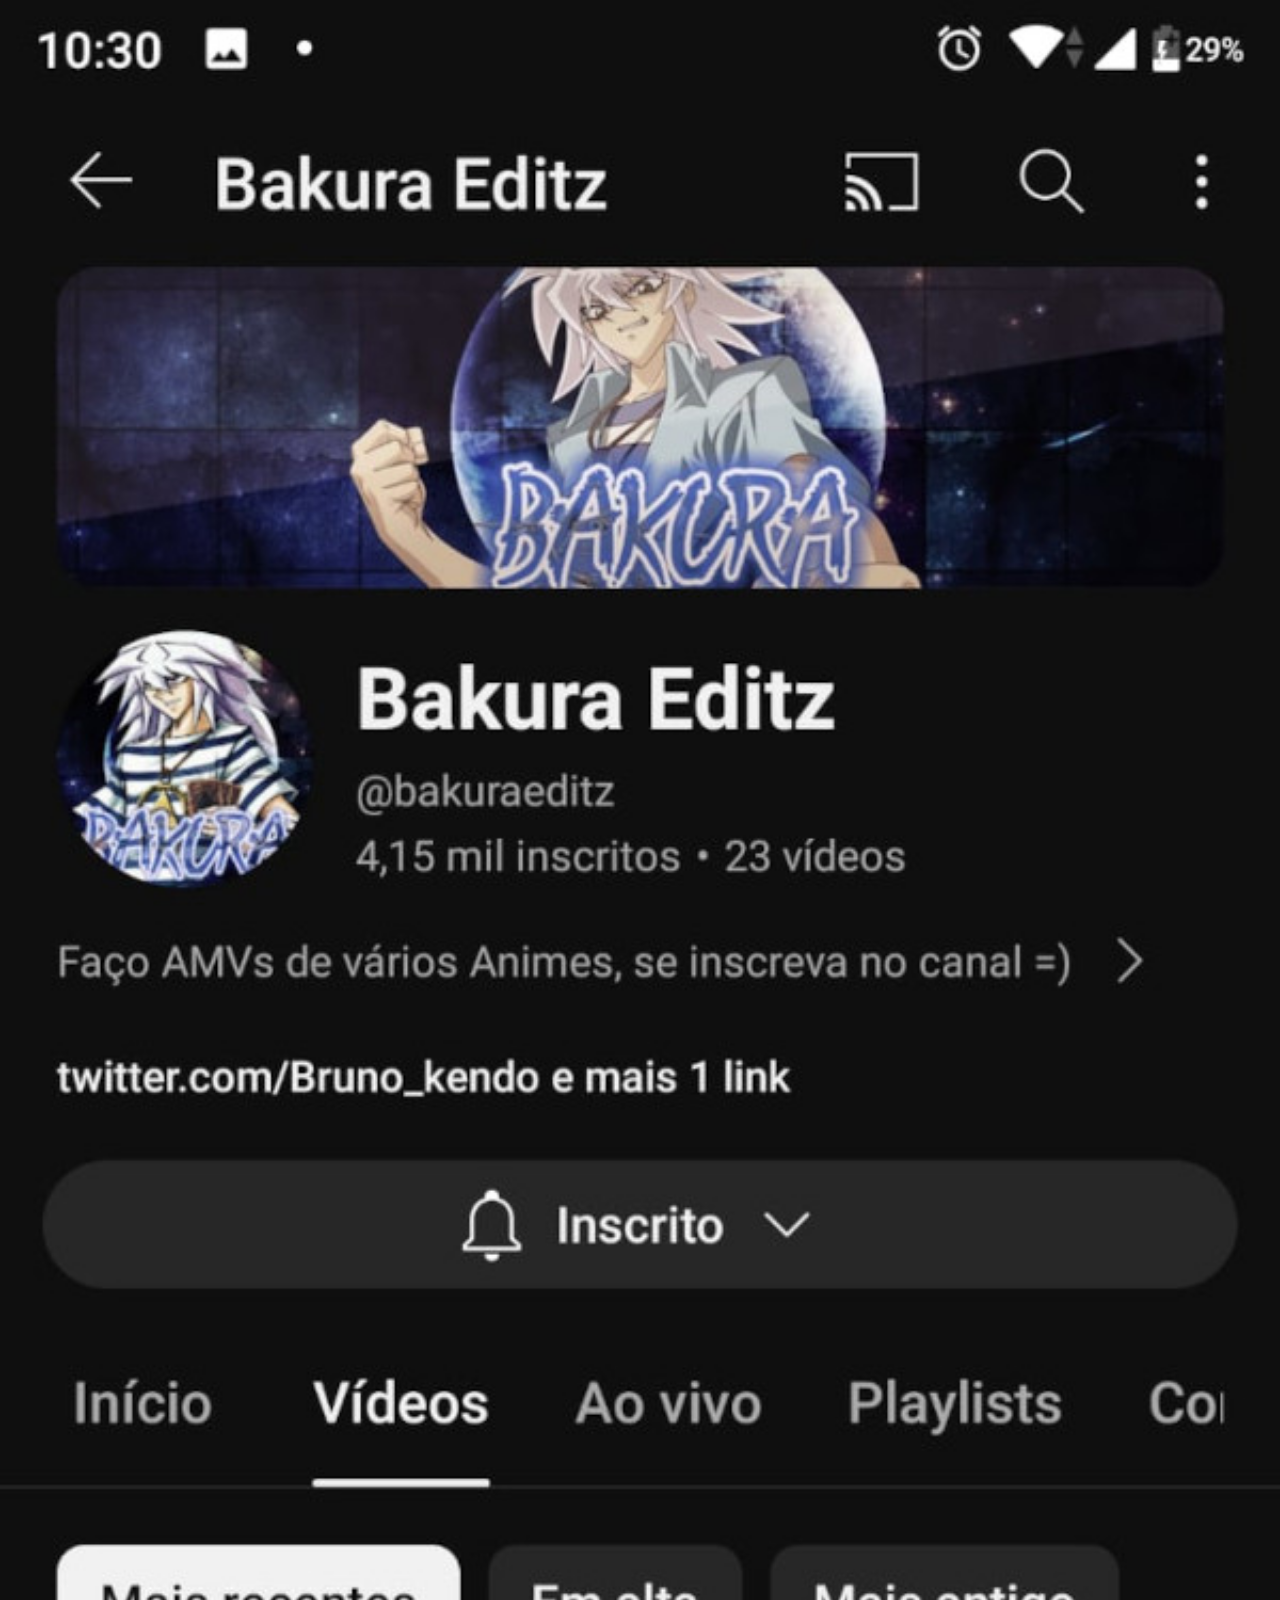
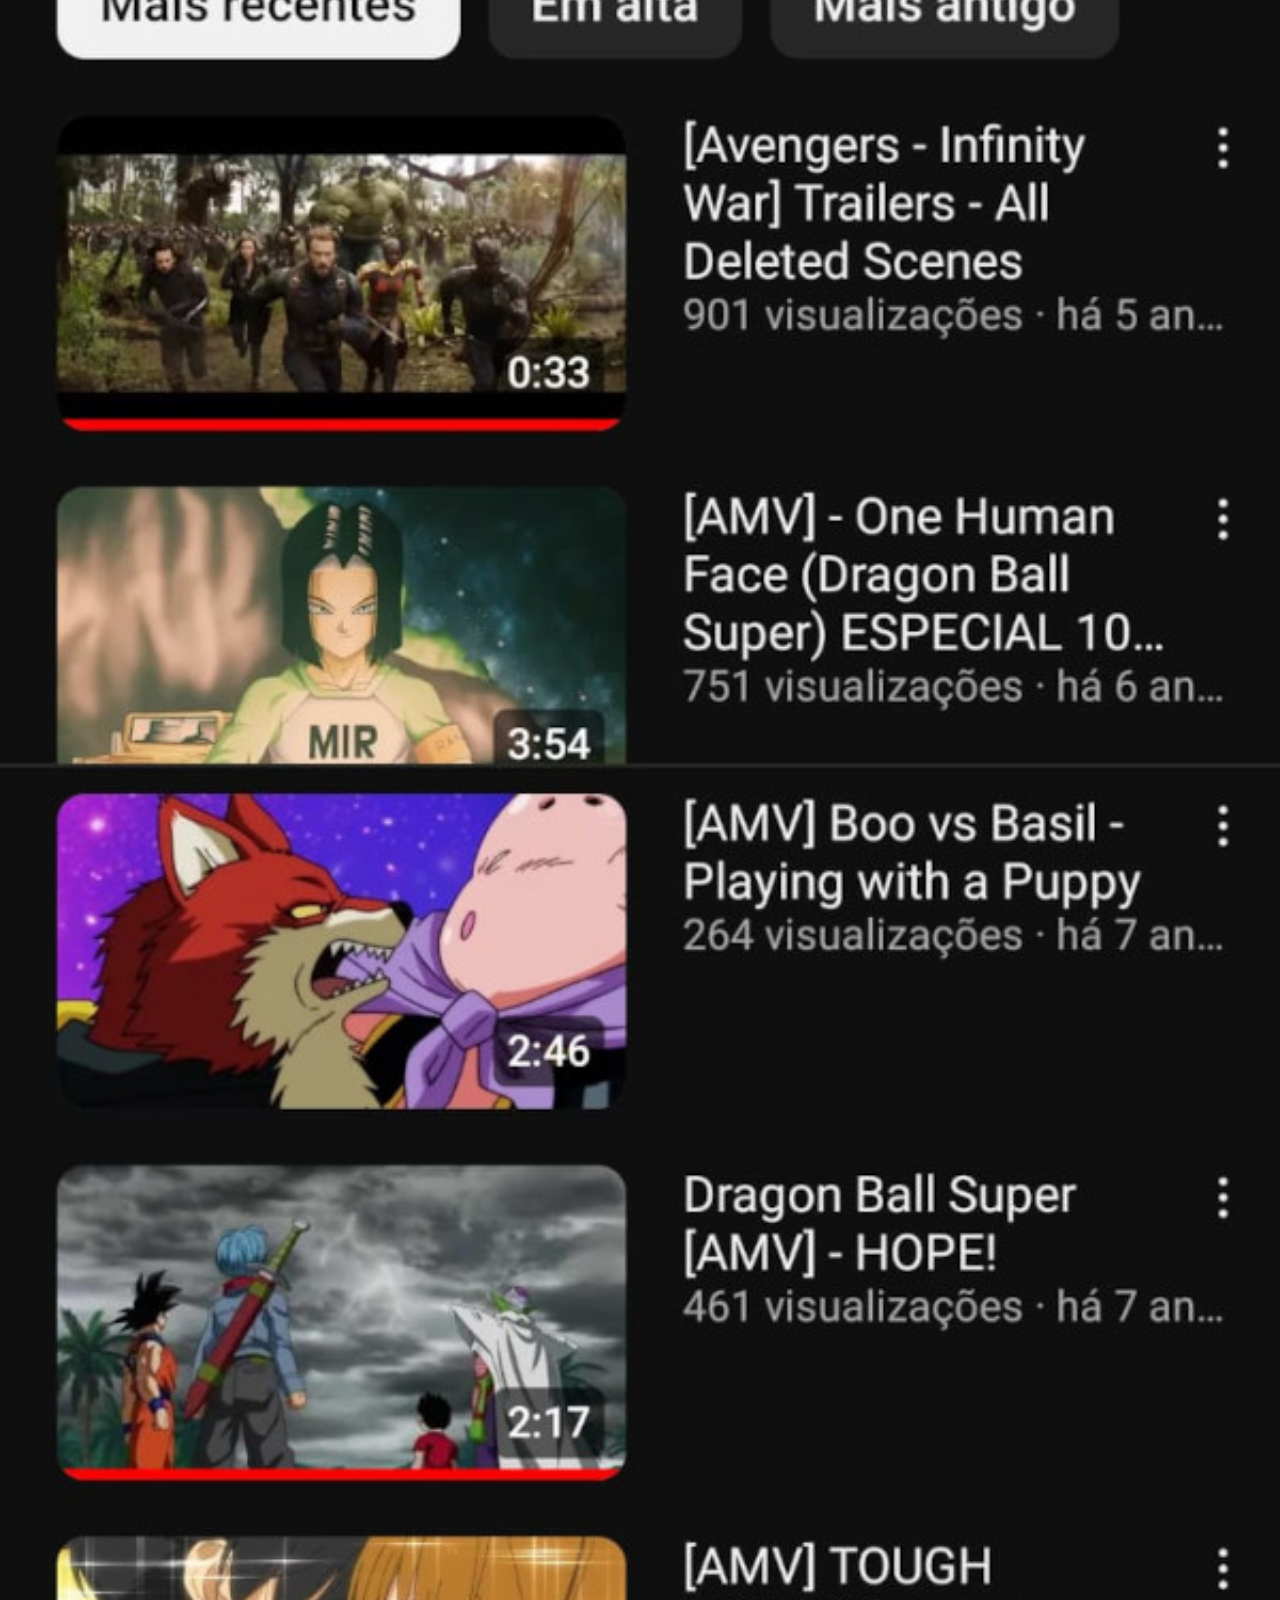
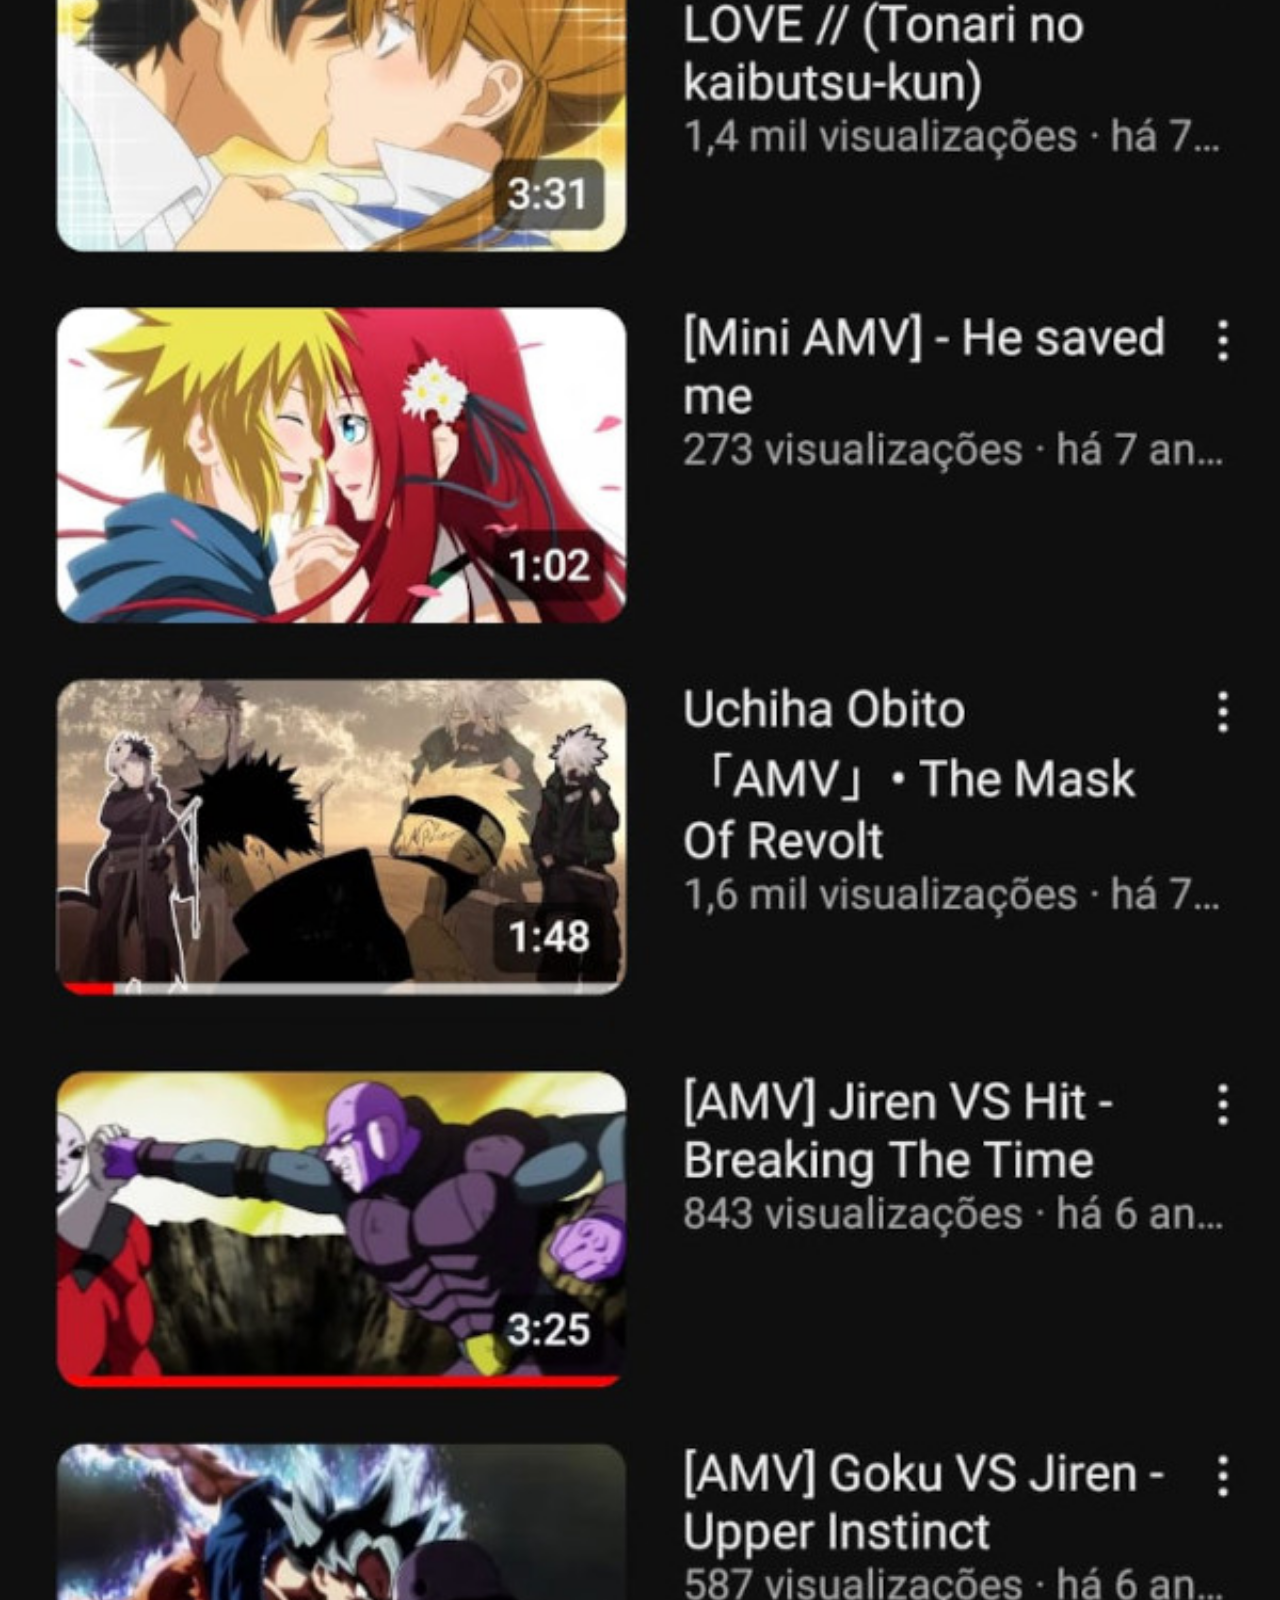
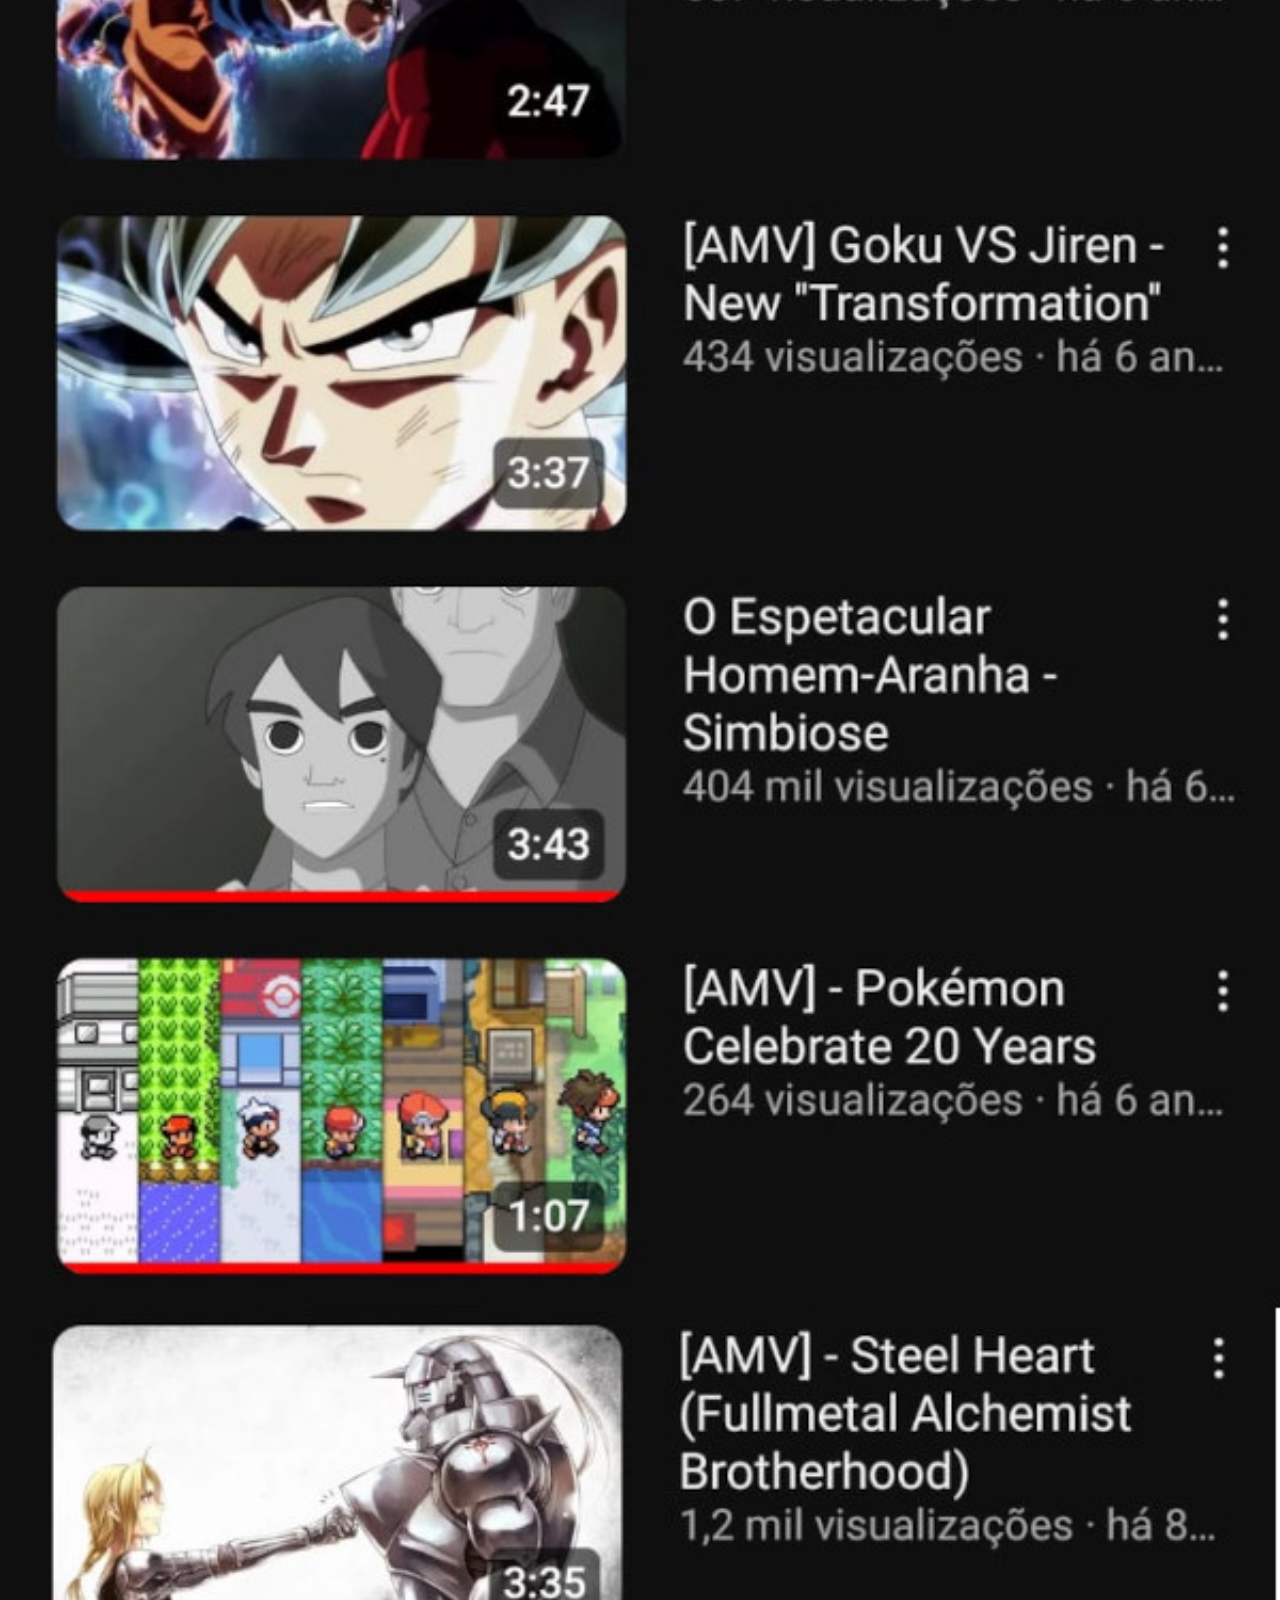
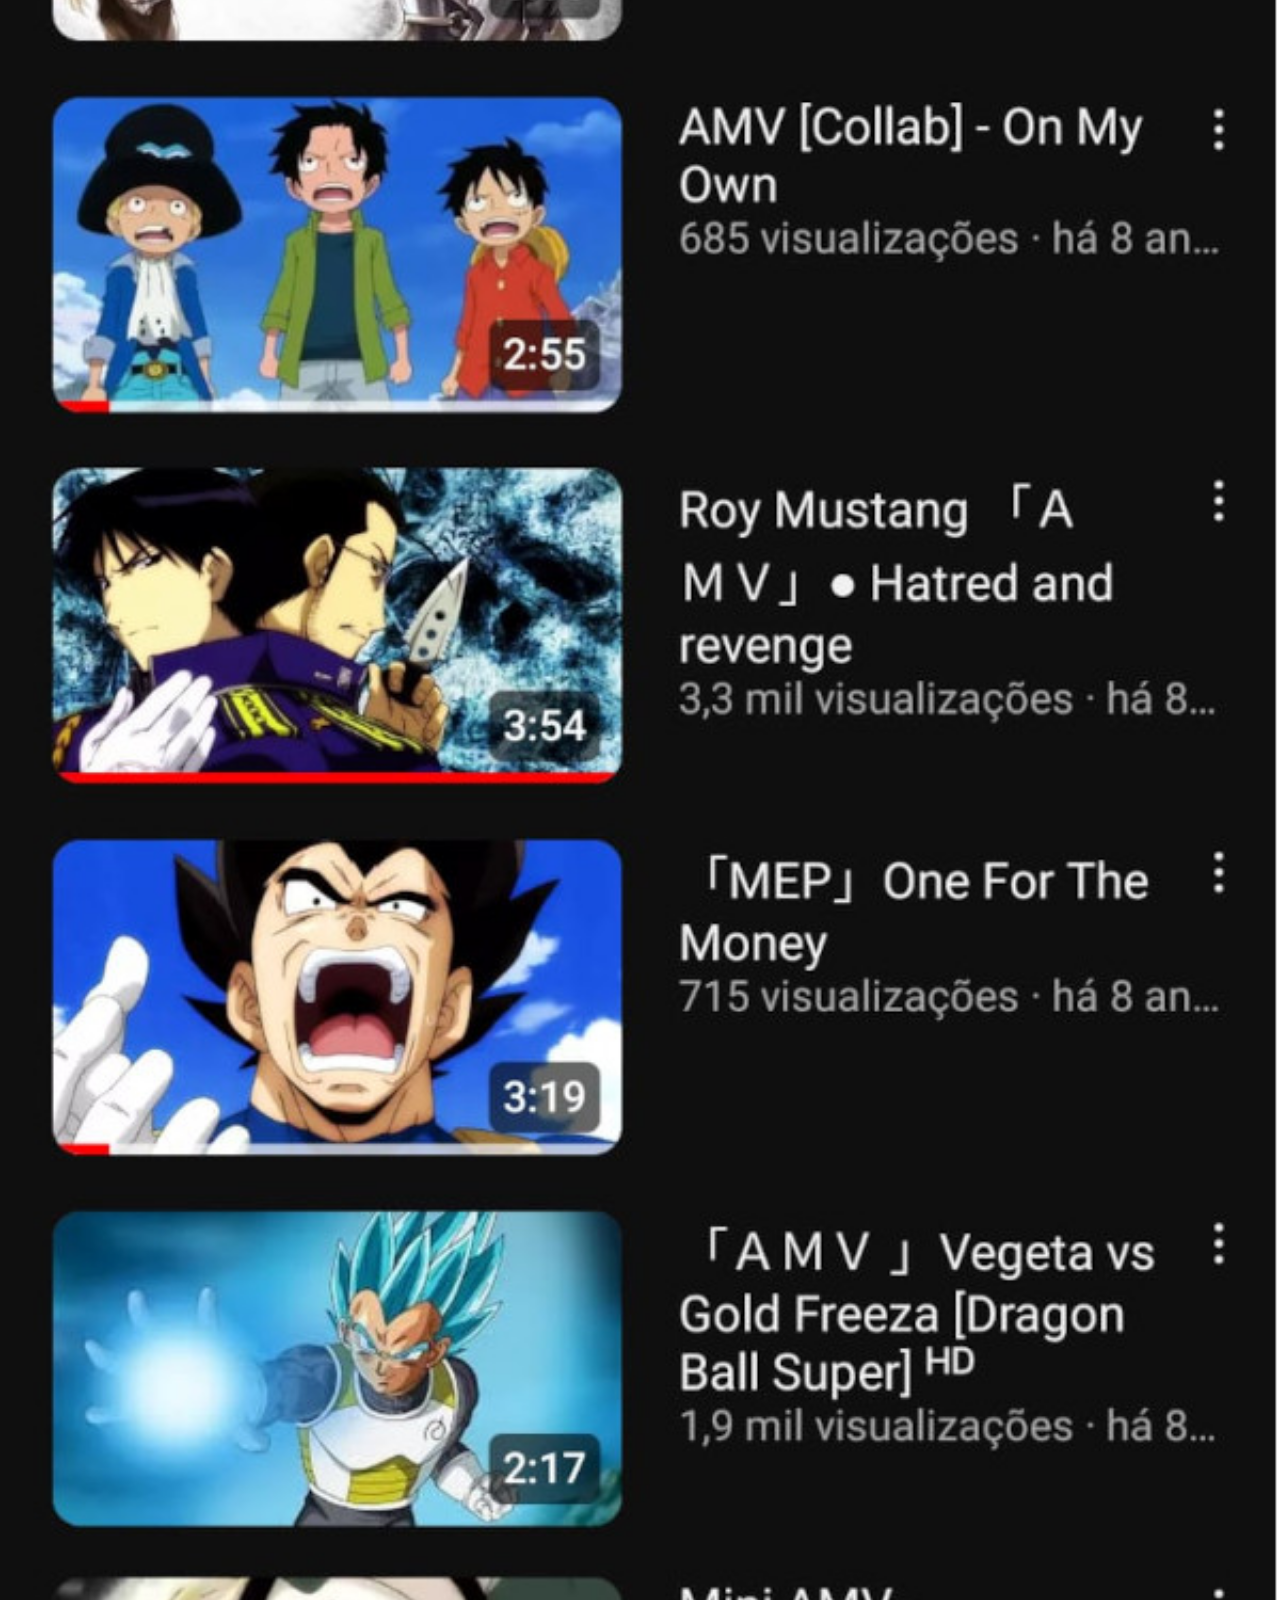
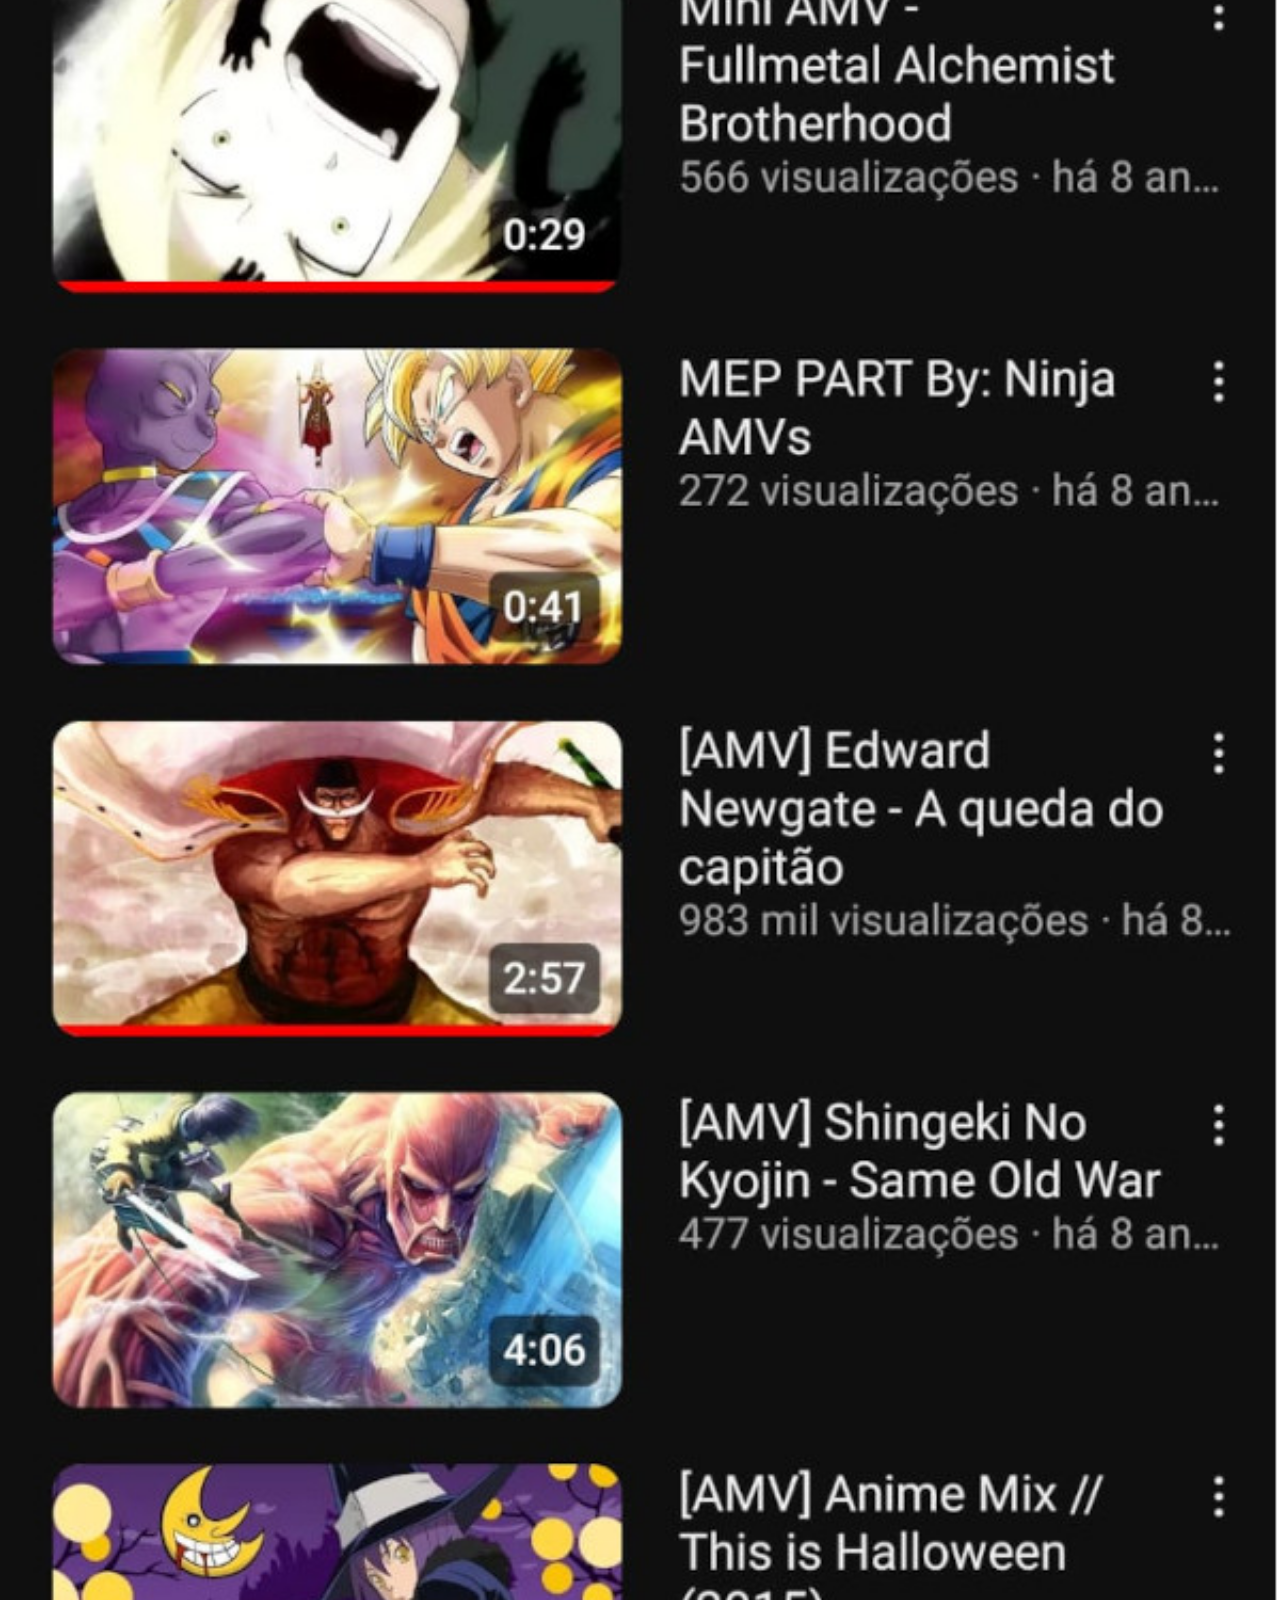
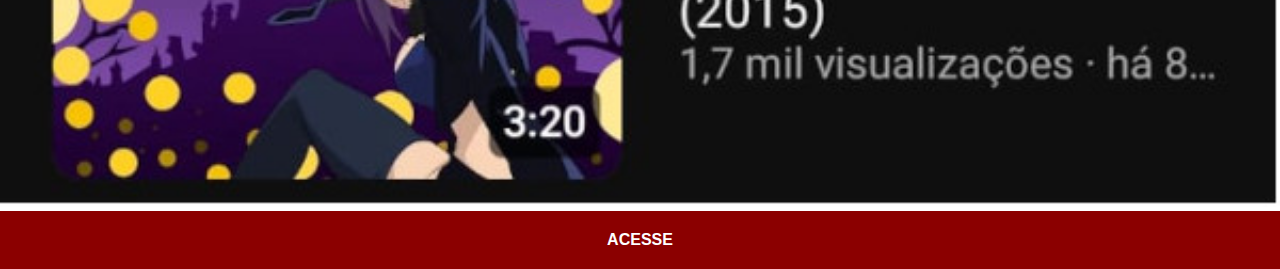
<file: youtube.html>
<!DOCTYPE html>
<html lang="pt-br">
    <head>
        <meta charset="UTF-8">
        <meta name="viewport" content="width=device-width, initial-scale=1.0">
        <link rel="stylesheet" href="estilos/social.css">
        <title>YouTube</title>
    </head>
    <body>
        <img src="imagens/tela-youtube.jpg" alt="YouTube">
        <a href="https://www.youtube.com/@bakuraeditz" target="_blank" rel="noopener" title="youtube">ACESSE</a>
    </body>
</html>
</file>
<file: estilos/style.css>
@charset "UTF-8";

* {
    margin: 0px;
    padding: 0px;
    font-family: Arial, Helvetica, sans-serif;
}

html, body {
    height: 100vh;
    width: 100vw;
    background-color: black;
}

body {
    background: url('../imagens/fundo-madeira.jpg') no-repeat top center;
    background-size: cover;
    background-attachment: fixed;
}

main {
    display: flex;
    justify-content: space-between;
    align-items: center;
    height: 100vh;
}

section#telefone {
    height: 627px;
    width: 311px;
    background: url('../imagens/frame-iphone.png') no-repeat;
}

iframe#tela {
    position: relative;
    top: 80px;
    left: 22px;
    width: 267px;
    height: 471px;
}

section#redes-sociais {
    text-align: right;
}

section#redes-sociais img {
    width: 50px;
    margin: 10px;
    border-radius: 50%;
    box-shadow: 2px 2px 5px rgba(0, 0, 0, 0.400);
    box-sizing: border-box;
}

section#redes-sociais img:hover {
    border: 2px solid rgba(255, 255, 255, 0.637);
    transform: translate(-3px, -3px);
    box-shadow: 5px 5px 10px rgba(0, 0, 0, 0.623);
    transition: transform .3s, border 1s;
}
</file>
<file: estilos/social.css>
@charset "UTF-8";

* {
    margin: 0px;
    padding: 0px;
    font-family: Arial, Helvetica, sans-serif;
}

::-webkit-scrollbar {
    width: 0px;
    height: 0px;
}

img {
    width: 100vw;
}

a {
    display: block;
    background-color: darkred;
    color: white;
    padding: 20px;
    text-align: center;
    font-weight: bolder;
    text-decoration: none;
}

a:hover {
    background-color: red;
}
</file>
